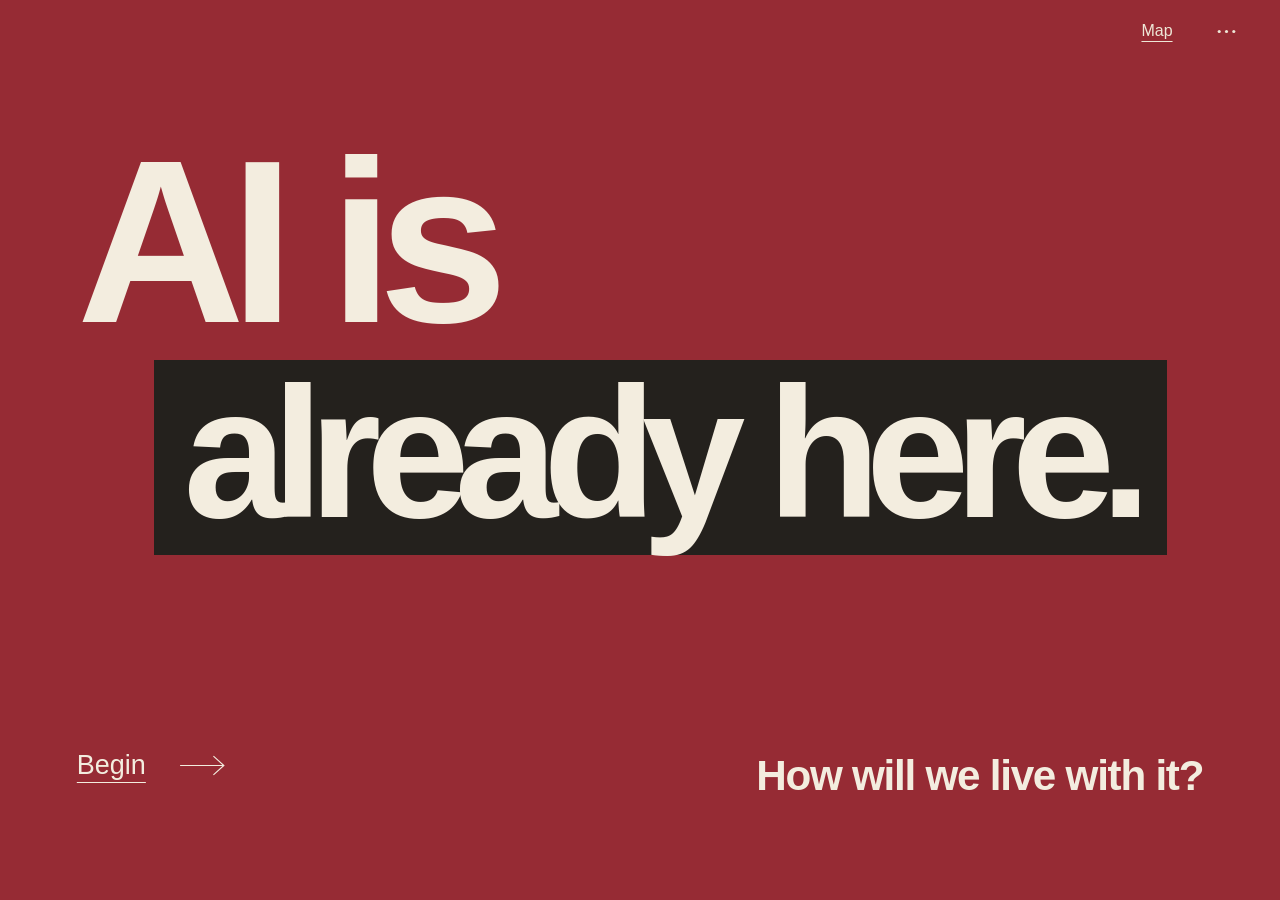
<file: index.html>
<!doctype html>
<html lang="en"><head><meta charset="utf-8"><meta name="viewport" content="width=device-width, initial-scale=1"><title>AI Is Already Here · A paper atlas</title><link rel="stylesheet" href="story/final.css"><link rel="stylesheet" href="story/v3.css"></head>
<body class="paper" data-scene="cover"><a class="skip-link" href="#presentation">Skip to presentation</a>
<header class="topbar"><button class="home-button" data-go="cover">AI is already here.</button><p id="chapter-label"></p><div class="header-tools"><button class="whole-story" data-map>Map</button><details class="options"><summary aria-label="Presentation options"><svg viewBox="0 0 24 24" aria-hidden="true"><circle cx="5" cy="12" r="1.5"/><circle cx="12" cy="12" r="1.5"/><circle cx="19" cy="12" r="1.5"/></svg></summary><div class="options-content"><button data-fullscreen>Full screen <kbd>F</kbd></button><button data-sources>Sources</button><p>Space / → &nbsp; Next<br>← &nbsp; Previous<br>M &nbsp; Map<br>Home &nbsp; Start again<br>End &nbsp; Closing<br>+ / − &nbsp; Zoom map<br>0 &nbsp; Fit map</p></div></details></div></header>
<main class="viewport" id="presentation" tabindex="-1" aria-label="Presentation canvas. Use Space to advance; M for the map."><div class="world"><div class="world-title" aria-hidden="true">AI is<br>already here.<span>History → Life → Work → Concerns</span></div><svg class="connections" viewBox="0 0 4520 2900" aria-hidden="true"><path d="M 1120 1030 C 1510 790 1590 300 2180 480"/><path d="M 3510 970 C 4160 1040 4170 1250 3520 1470"/><path d="M 2740 2130 C 2050 2620 2270 2580 1830 2290"/></svg><article class="story-node node-history" id="node-history" aria-label="Meeting AI"><div class="map-composition" aria-hidden="true"><span class="map-paint" aria-hidden="true">talk</span><img class="map-portrait" src="story/assets/sam-cutout.webp" alt=""><div class="map-words"><p><b class="map-order">01</b></p><h2>Meeting<br>AI.</h2></div></div><button class="region-entry" data-entry="history" aria-label="Explore Meeting AI"></button><p class="chapter-name">Meeting AI</p><p class="section-position"></p><section class="local-panel panel-history" data-panel="history" aria-label="Meeting AI. Why now?"><div class="portrait-scene"><span class="paint-word" aria-hidden="true">talk</span><span class="paper-scrap" aria-hidden="true"></span><img src="story/assets/sam-cutout.webp" alt="Sam Altman editorial illustration"><p class="portrait-credit">Sam Altman</p></div><div class="history-copy"><img class="brand openai" src="talk/assets/openai.svg" alt="OpenAI"><h2>Before ChatGPT.<br>After ChatGPT.</h2><div class="history-events"><p><strong>1956</strong><span>Researchers discuss AI.</span></p><p><strong>Later</strong><span>Face recognition.<br>Recommendations.</span></p><p><strong>Nov 2022</strong><span>ChatGPT brings conversation<br>to everyday users.</span></p></div><p class="takeaway">Easier to use.<br>Able to do more.</p><p class="definition">AI = artificial intelligence.</p></div></section></article>
<article class="story-node node-life" id="node-life" aria-label="Everyday life"><div class="map-composition" aria-hidden="true"><img class="map-life" src="story/assets/chiang-mai-collage.webp" alt=""><div class="map-words"><p><b class="map-order">02</b></p><h2>Everyday<br>life.</h2></div></div><button class="region-entry" data-entry="life" aria-label="Explore Everyday life"></button><p class="chapter-name">Everyday life</p><p class="section-position"></p><section class="local-panel panel-life" data-panel="life" aria-label="A day in Chiang Mai"><div class="life-heading"><h2>A day in<br>Chiang Mai.</h2></div><figure class="life-art"><img src="story/assets/chiang-mai-collage.webp" alt="Editorial collage of a phone translating a Thai menu in a Chiang Mai café"></figure><div class="life-examples"><article><h3>Read a Thai menu.</h3><p>Camera → translation</p><span class="product-name">Google Lens</span></article><article><h3>Practise a conversation.</h3><p>Speak with an AI partner.</p><span class="product-name">Lily · Duolingo Max</span></article><article><h3>Plan a trip.</h3><p>Research → compare → organise</p><span class="product-name">ChatGPT agent · WorkBuddy</span></article></div></section></article>
<article class="story-node node-work" id="node-work" aria-label="At work"><div class="map-composition" aria-hidden="true"><span class="map-code-mark" aria-hidden="true">&lt; / &gt;</span><img class="map-work" src="story/assets/work-collage.webp" alt=""><div class="map-words"><p><b class="map-order">03</b></p><h2>At work.</h2></div></div><button class="region-entry" data-entry="work" aria-label="Explore At work"></button><p class="chapter-name">At work</p><p class="section-position"></p><section class="local-panel panel-work-impact" data-panel="work.impact" aria-label="Some paid tasks are changing"><div class="impact-heading"><h2>Tasks are<br>changing.</h2><figure class="support-art"><img src="story/assets/customer-service-v3.webp" alt="Editorial collage of a customer-support worker, chat messages and a hand reviewing a reply"></figure></div><div class="impact-evidence"><article class="chat-evidence"><div class="company-heading"><img class="brand klarna" src="talk/assets/klarna.svg" alt="Klarna"><p>financial services company</p></div><div class="chat-number"><strong>62%</strong><p>of customer-service chats<br>handled by its AI assistant</p></div><div class="chat-matrix" role="img" aria-label="62 of 100 chat units highlighted"><i style="--order:0" class="filled"></i><i style="--order:1" class="filled"></i><i style="--order:2" class="filled"></i><i style="--order:3" class="filled"></i><i style="--order:4" class="filled"></i><i style="--order:5" class="filled"></i><i style="--order:6" class="filled"></i><i style="--order:7" class="filled"></i><i style="--order:8" class="filled"></i><i style="--order:9" class="filled"></i><i style="--order:10" class="filled"></i><i style="--order:11" class="filled"></i><i style="--order:12" class="filled"></i><i style="--order:13" class="filled"></i><i style="--order:14" class="filled"></i><i style="--order:15" class="filled"></i><i style="--order:16" class="filled"></i><i style="--order:17" class="filled"></i><i style="--order:18" class="filled"></i><i style="--order:19" class="filled"></i><i style="--order:20" class="filled"></i><i style="--order:21" class="filled"></i><i style="--order:22" class="filled"></i><i style="--order:23" class="filled"></i><i style="--order:24" class="filled"></i><i style="--order:25" class="filled"></i><i style="--order:26" class="filled"></i><i style="--order:27" class="filled"></i><i style="--order:28" class="filled"></i><i style="--order:29" class="filled"></i><i style="--order:30" class="filled"></i><i style="--order:31" class="filled"></i><i style="--order:32" class="filled"></i><i style="--order:33" class="filled"></i><i style="--order:34" class="filled"></i><i style="--order:35" class="filled"></i><i style="--order:36" class="filled"></i><i style="--order:37" class="filled"></i><i style="--order:38" class="filled"></i><i style="--order:39" class="filled"></i><i style="--order:40" class="filled"></i><i style="--order:41" class="filled"></i><i style="--order:42" class="filled"></i><i style="--order:43" class="filled"></i><i style="--order:44" class="filled"></i><i style="--order:45" class="filled"></i><i style="--order:46" class="filled"></i><i style="--order:47" class="filled"></i><i style="--order:48" class="filled"></i><i style="--order:49" class="filled"></i><i style="--order:50" class="filled"></i><i style="--order:51" class="filled"></i><i style="--order:52" class="filled"></i><i style="--order:53" class="filled"></i><i style="--order:54" class="filled"></i><i style="--order:55" class="filled"></i><i style="--order:56" class="filled"></i><i style="--order:57" class="filled"></i><i style="--order:58" class="filled"></i><i style="--order:59" class="filled"></i><i style="--order:60" class="filled"></i><i style="--order:61" class="filled"></i><i style="--order:62" class=""></i><i style="--order:63" class=""></i><i style="--order:64" class=""></i><i style="--order:65" class=""></i><i style="--order:66" class=""></i><i style="--order:67" class=""></i><i style="--order:68" class=""></i><i style="--order:69" class=""></i><i style="--order:70" class=""></i><i style="--order:71" class=""></i><i style="--order:72" class=""></i><i style="--order:73" class=""></i><i style="--order:74" class=""></i><i style="--order:75" class=""></i><i style="--order:76" class=""></i><i style="--order:77" class=""></i><i style="--order:78" class=""></i><i style="--order:79" class=""></i><i style="--order:80" class=""></i><i style="--order:81" class=""></i><i style="--order:82" class=""></i><i style="--order:83" class=""></i><i style="--order:84" class=""></i><i style="--order:85" class=""></i><i style="--order:86" class=""></i><i style="--order:87" class=""></i><i style="--order:88" class=""></i><i style="--order:89" class=""></i><i style="--order:90" class=""></i><i style="--order:91" class=""></i><i style="--order:92" class=""></i><i style="--order:93" class=""></i><i style="--order:94" class=""></i><i style="--order:95" class=""></i><i style="--order:96" class=""></i><i style="--order:97" class=""></i><i style="--order:98" class=""></i><i style="--order:99" class=""></i></div></article><article class="freelance-evidence"><h3>Freelance projects</h3><div class="demand-tags"><span>Writing</span><span>Coding</span><span>Images</span><strong aria-label="fewer job posts">↓</strong></div><p>Fewer job posts on one platform.</p></article></div></section><section class="local-panel panel-work-agents" data-panel="work.agents" aria-label="From answers to actions" hidden><div class="agent-heading"><h2>From answers<br>to actions.</h2><p class="lead">A product campaign.</p></div><figure class="campaign-art"><img src="story/assets/product-campaign-v3.webp" alt="Editorial coffee product campaign workspace with product mockups and a person reviewing them"></figure><div class="agent-flow"><article><span class="flow-line" aria-hidden="true"></span><h3>Research</h3><p>Compare competitors.</p></article><article><span class="flow-line" aria-hidden="true"></span><h3>Create</h3><p>Pictures + ad copy</p></article><article><h3>Review</h3><p>A person checks<br>and approves.</p></article></div><p class="agent-conclusion">A small team can do more.</p></section><section class="local-panel panel-work-programmers" data-panel="work.programmers" aria-label="The speed of change" hidden><div class="programmer-copy"><h2>The speed<br>of change.</h2><div class="tool-lines"><article><img class="brand openai" src="talk/assets/openai.svg" alt="OpenAI"><h3>Codex</h3><p>Write. Check. Fix.</p></article><article><img class="brand alibaba" src="talk/assets/alibaba.webp" alt="Alibaba"><p>Office + coding agents</p></article></div><p class="takeaway">Guide the tools.<br>Review the work.</p></div><div class="code-timeline"><img class="brand google" src="design-demos/assets/google.webp" alt="Google"><h3>AI-generated share of new code</h3><div class="code-scale" aria-hidden="true"><span>0%</span><span>50%</span><span>100%</span></div><div class="code-years"><article><p>2024</p><div class="code-track-v3"><div class="static-bar" style="--share:25%"></div></div><strong>&gt;25%</strong></article><article><p>2025</p><div class="code-track-v3"><div class="static-bar" style="--share:50%"></div></div><strong>≈50%</strong></article><article><p>2026</p><div class="code-track-v3"><div class="static-bar" style="--share:75%"></div></div><strong>75%</strong></article></div><p class="takeaway">Engineers still approve.</p></div></section></article>
<article class="story-node node-concerns" id="node-concerns" aria-label="Our concerns"><div class="map-composition" aria-hidden="true"><img class="map-energy" src="story/assets/energy.webp" alt=""><span class="map-question" aria-hidden="true">?</span><div class="map-words"><p><b class="map-order">04</b></p><h2>Our<br>concerns.</h2></div></div><button class="region-entry" data-entry="concerns" aria-label="Explore Our concerns"></button><p class="chapter-name">Our concerns</p><p class="section-position"></p><section class="local-panel panel-concerns-knowledge" data-panel="concerns.knowledge" aria-label="Who checks the answer?"><div class="math-simple-title"><h2>AI does research.<br>Who checks it?</h2></div><div class="math-output"><img class="brand openai" src="talk/assets/openai.svg" alt="OpenAI"><strong>721</strong><p>mathematical manuscripts</p><p class="math-status">Research claims.<br>Still need checking.</p></div><svg class="math-handoff" viewBox="0 0 200 70" aria-hidden="true"><path d="M5 35h175M155 10l25 25-25 25"/></svg><figure class="math-review-art"><img src="story/assets/math-research-v3.webp" alt="A magnifying glass and a human hand checking mathematical manuscripts"></figure><div class="math-actions"><p>Check.</p><p>Understand.</p><p>Give credit.</p></div></section><section class="local-panel panel-concerns-people" data-panel="concerns.people" aria-label="Our identity. Our information." hidden><h2>Our identity.<br>Our information.</h2><div class="people-columns"><article><figure><img src="story/assets/ethics.webp" alt="Editorial fictional person's face in an impersonation scenario"></figure><div><p class="topic-label">Ethics</p><h3>“I never said that.”</h3><p>Your face. Your voice.<br>Without permission?</p><p class="takeaway">Consent. Harm.<br>Responsibility.</p></div></article><article><figure><img src="story/assets/privacy.webp" alt="Editorial collage of private files, a letter and a key"></figure><div><p class="topic-label">Privacy</p><h3>What can it<br>read and do?</h3><p>Emails. Company files.<br>Actions on your behalf.</p><p class="takeaway">We decide the limits.</p></div></article></div></section><section class="local-panel panel-concerns-physical" data-panel="concerns.physical" aria-label="Who benefits? Who pays?" hidden><div class="physical-heading"><h2>Who benefits?<br>Who pays?</h2></div><figure class="physical-art"><img src="story/assets/energy.webp" alt="Editorial data-centre servers, electricity cables and cooling pipes"></figure><div class="physical-data"><article class="energy-evidence"><h3>All data centres: electricity use</h3><div class="demand-row"><span><b>2025</b>Estimate</span><i style="--demand:51.05%"></i><strong>485 <small>TWh</small></strong></div><div class="demand-row projected"><span><b>2030</b>Projection</span><i style="--demand:100%"></i><strong>950 <small>TWh</small></strong></div></article><article class="local-evidence"><strong>About 7 in 10</strong><div class="people-pictogram" role="img" aria-label="About seven in ten US adults surveyed opposed a local AI data centre"><svg style="--order:0" class="opposed" viewBox="0 0 30 74" aria-hidden="true"><circle cx="15" cy="9" r="7"/><path d="M6 22h18l4 26h-7v24H9V48H2z"/></svg><svg style="--order:1" class="opposed" viewBox="0 0 30 74" aria-hidden="true"><circle cx="15" cy="9" r="7"/><path d="M6 22h18l4 26h-7v24H9V48H2z"/></svg><svg style="--order:2" class="opposed" viewBox="0 0 30 74" aria-hidden="true"><circle cx="15" cy="9" r="7"/><path d="M6 22h18l4 26h-7v24H9V48H2z"/></svg><svg style="--order:3" class="opposed" viewBox="0 0 30 74" aria-hidden="true"><circle cx="15" cy="9" r="7"/><path d="M6 22h18l4 26h-7v24H9V48H2z"/></svg><svg style="--order:4" class="opposed" viewBox="0 0 30 74" aria-hidden="true"><circle cx="15" cy="9" r="7"/><path d="M6 22h18l4 26h-7v24H9V48H2z"/></svg><svg style="--order:5" class="opposed" viewBox="0 0 30 74" aria-hidden="true"><circle cx="15" cy="9" r="7"/><path d="M6 22h18l4 26h-7v24H9V48H2z"/></svg><svg style="--order:6" class="opposed" viewBox="0 0 30 74" aria-hidden="true"><circle cx="15" cy="9" r="7"/><path d="M6 22h18l4 26h-7v24H9V48H2z"/></svg><svg style="--order:7" class="other-response" viewBox="0 0 30 74" aria-hidden="true"><circle cx="15" cy="9" r="7"/><path d="M6 22h18l4 26h-7v24H9V48H2z"/></svg><svg style="--order:8" class="other-response" viewBox="0 0 30 74" aria-hidden="true"><circle cx="15" cy="9" r="7"/><path d="M6 22h18l4 26h-7v24H9V48H2z"/></svg><svg style="--order:9" class="other-response" viewBox="0 0 30 74" aria-hidden="true"><circle cx="15" cy="9" r="7"/><path d="M6 22h18l4 26h-7v24H9V48H2z"/></svg></div><p>Opposed an AI data centre<br>in their own area.</p><p class="survey-scope">U.S. adults · 2026</p></article><p class="physical-takeaway">Power. Water. Local costs.</p></div></section></article></div></main>
<div class="stage-layer">
<section class="stage cover-stage" data-stage="cover"><h1><span>AI is</span><strong>already here.</strong></h1><p class="cover-question">How will we live with it?</p><button class="begin-link" data-go="used"><span>Begin</span><svg viewBox="0 0 48 24" aria-hidden="true"><path d="M2 12h42M34 3l10 9-10 9"/></svg></button></section>
<section class="stage question-stage used-stage paper" data-stage="used" hidden><p class="question-intro">A show of hands.</p><h1>Have you<br>ever used AI?</h1><p class="question-support">Please raise your hand.</p></section>
<section class="stage question-stage trust-stage" data-stage="trust" hidden><p class="question-intro">Now, a harder question.</p><h1>Would you trust AI<br>to do part of<br>your job?</h1><div class="trust-perspective"><p>Different people’s perspectives.</p><p>Exciting. Worrying.<br>Sometimes both.</p></div></section>
<section class="stage closing-stage coexist-ending" data-stage="closing" hidden><p class="ending-premise">Like it or not, AI is already here.</p><h1>Live better.<br>With AI.</h1><figure class="ending-window paper"><img src="story/assets/chiang-mai-collage.webp" alt="A Chiang Mai café scene with a phone, menu and coffee, recalling AI in everyday life"></figure><div class="ending-actions"><p>Get to know it.</p><p>Use it well.</p><p>Face the risks.</p></div><p class="thank-you">Thank you.</p></section>
</div>
<footer class="navigation"><div class="route-context"><p id="route-label" aria-live="polite">Ready to begin</p><p class="map-hint" hidden>Choose a chapter. Drag to explore. Scroll to zoom.</p></div><div class="nav-progress" role="progressbar" aria-label="Presentation progress" aria-valuemin="1" aria-valuemax="13" aria-valuenow="1"><span></span></div><div class="edge-navigation"><button data-back aria-label="Previous part of the talk"><svg viewBox="0 0 48 24" aria-hidden="true"><path d="M2 12h42M34 3l10 9-10 9"/></svg></button><output id="route-count" aria-label="Presentation position">01 / 13</output><button data-next aria-label="Next part of the talk"><svg viewBox="0 0 48 24" aria-hidden="true"><path d="M2 12h42M34 3l10 9-10 9"/></svg></button></div></footer>
<dialog id="sources-dialog"><button class="dialog-close" data-close-sources>Close</button><h2>Sources and illustrations</h2><p>Data labels describe the original measure and period. Illustrations are prepared editorial images.</p><ul id="source-links"></ul><p>Sam Altman’s portrait was edited from the supplied illustration. The life, work, ethics, privacy, energy, customer-service, product-campaign and mathematical-review collages were AI-generated. Source clippings are labelled summaries recreated from linked primary sources, not screenshots. The ethics scenario and permissions are prepared examples.</p></dialog>
<script type="application/json" id="story-data">{"routes": [{"id": "cover", "title": "AI is already here.", "time": "00:00–00:00", "seconds": 0, "cue": "讲前标题。准备好后按空格，或点击 Begin。", "pdf": 1}, {"id": "used", "title": "Have you ever used AI?", "time": "00:00–00:15", "seconds": 15, "cue": "独立举手问题，等约 5 秒；按空格进入信任问题。", "pdf": 2}, {"id": "trust", "title": "Would you trust AI with your work?", "time": "00:15–00:50", "seconds": 35, "cue": "独立信任问题；停约 3 秒，再讲前程序员视角和兴奋与担忧。", "pdf": 3}, {"id": "map", "title": "Today’s route", "time": "00:50–01:00", "seconds": 10, "cue": "Map 是正常讲述中的目录。用四个编号说明历史、生活、工作、担忧的逻辑，再按空格进入历史。", "pdf": 4}, {"id": "history", "title": "Meeting AI. Why now?", "time": "01:00–02:05", "seconds": 65, "cue": "沿 1956、手机里的 AI、2022 ChatGPT 讲述，讲完后按空格。", "pdf": 5}, {"id": "life", "title": "A day in Chiang Mai", "time": "02:05–03:20", "seconds": 75, "cue": "菜单翻译、Lily 口语练习、旅行规划同屏，按口语稿依次讲，不用切换标签。", "pdf": 6}, {"id": "work.impact", "title": "Some paid tasks are changing", "time": "03:20–04:25", "seconds": 65, "cue": "先指向客服聊天比例，再讲自由职业项目变化。保留统计口径区别。", "pdf": 7}, {"id": "work.agents", "title": "From answers to actions", "time": "04:25–04:55", "seconds": 30, "cue": "Research、Create、Review 完整同屏。沿流程讲到人的审核，不需要额外揭示。", "pdf": 8}, {"id": "work.programmers", "title": "The speed of change", "time": "04:55–06:35", "seconds": 100, "cue": "先讲 Codex，再讲两年前／现在的速度对比；最后指向 Google 数据，停约 3 秒，再回扣信任问题。", "pdf": 9}, {"id": "concerns.knowledge", "title": "Who checks the answer?", "time": "06:35–08:05", "seconds": 90, "cue": "用 OpenAI 的 721 篇数学手稿说明研究产出，再沿箭头与核查插画讲 Check、Understand、Give credit。完整出处与数字快照见 Sources。", "pdf": 10}, {"id": "concerns.people", "title": "Our identity. Our information.", "time": "08:05–09:10", "seconds": 65, "cue": "用 Ethics 与 Privacy 两个插画场景分别讲冒充与权限；投影只保留关键词。", "pdf": 11}, {"id": "concerns.physical", "title": "Who benefits? Who pays?", "time": "09:10–10:20", "seconds": 70, "cue": "先讲能源柱形的估算与预测，再讲十个人形中约七个反对本地建设；灰色包含所有其余回答。", "pdf": 12}, {"id": "closing", "title": "Live better. With AI.", "time": "10:20–12:00", "seconds": 100, "cue": "约 1 分 40 秒。AI 已在这里 → 互联网类比 → 新一轮变化 → 不论态度先了解；用屏幕三句收束：了解、用好、正视问题。讲完停留在 Thank you。", "pdf": 13}], "sourceLinks": [{"label": "Dartmouth：研究会议历史", "url": "https://admissions.dartmouth.edu/follow/3d-magazine/dartmouth-and-dawn-ai"}, {"label": "OpenAI：ChatGPT 于 2022-11-30 发布", "url": "https://openai.com/index/chatgpt/"}, {"label": "Google Lens 官方功能介绍", "url": "https://blog.google/products-and-platforms/devices/google-lens/google-lens-features/"}, {"label": "Duolingo：Video Call with Lily", "url": "https://investors.duolingo.com/news-releases/news-release-details/duolingo-launches-ai-powered-video-call-android"}, {"label": "OpenAI：ChatGPT agent 2025 年发布说明", "url": "https://openai.com/index/introducing-chatgpt-agent/"}, {"label": "OpenAI：Codex 2025 年发布说明", "url": "https://openai.com/index/introducing-codex/"}, {"label": "Google：2024 年第三季度 CEO 说明", "url": "https://blog.google/company-news/inside-google/message-ceo/alphabet-earnings-q3-2024/"}, {"label": "Google：2026-04 Cloud Next CEO 说明", "url": "https://blog.google/innovation-and-ai/infrastructure-and-cloud/google-cloud/cloud-next-2026-sundar-pichai/"}, {"label": "Stack Overflow：2025 开发者调查，含 2024 对比", "url": "https://survey.stackoverflow.co/2025/ai"}, {"label": "Stack Overflow：2026 信任问题数据", "url": "https://survey.stackoverflow.co/2026/ai/data/ai-trust"}, {"label": "Who Is AI Replacing? 正式论文", "url": "https://doi.org/10.1287/mnsc.2024.05420"}, {"label": "作者工作稿摘要", "url": "https://questromworld.bu.edu/platformstrategy/wp-content/uploads/sites/49/2024/06/PlatStrat2024_paper_119.pdf"}, {"label": "IZA：初级软件岗位工作论文，2026-06", "url": "https://www.iza.org/de/publications/dp/18723"}, {"label": "Klarna：2025-03 SEC 招股文件，回顾 2024 年", "url": "https://www.sec.gov/Archives/edgar/data/2003292/000162828025012824/klarnagroupplcf-1.htm"}, {"label": "Alibaba：2026-05 公司业务披露", "url": "https://www.alibabagroup.com/en-US/document-1991364841188622336"}, {"label": "Google Cloud：2026-02 内部业务案例", "url": "https://cloud.google.com/transform/scaling-ai-from-experimentation-to-enterprise-reality-google"}, {"label": "OpenAI：2026-10 数学成果发布", "url": "https://openai.com/index/sharing-ai-progress-in-mathematics/"}, {"label": "Francesco Maggi：Tao 博客上的客座文章，2026-10-18", "url": "https://terrytao.wordpress.com/2026/10/18/will-it-be-a-golden-age-or-a-dark-age-for-mathematics-and-science/"}, {"label": "IEA：Key Questions on Energy and AI，2026", "url": "https://www.iea.org/reports/key-questions-on-energy-and-ai/executive-summary"}, {"label": "Gallup：美国本地 AI 数据中心建设态度，2026-05", "url": "https://news.gallup.com/poll/709772/americans-oppose-local-ai-data-centers.aspx"}, {"label": "Y Combinator 官方 YouTube：Karpathy 演讲", "url": "https://www.youtube.com/watch?v=LCEmiRjPEtQ"}, {"label": "McKinsey：2025 年 AI 与 Agent 调查", "url": "https://www.mckinsey.com/capabilities/quantumblack/our-insights/the-state-of-ai-2025"}, {"label": "Tencent：WorkBuddy 的跨应用工作流程", "url": "https://www.tencent.com/you-work-across-six-apps-your-ai-should-too/"}, {"label": "WorkBuddy 官方产品页", "url": "https://www.workbuddy.ai/"}, {"label": "OpenAI 官方数学仓库：目录、成果分组与验证状态，2026-11-11 核对", "url": "https://github.com/openai/math/blob/main/README.md"}, {"label": "OpenAI 官方数学仓库：10 月 7 日撤稿及 10 月 26 日新增记录", "url": "https://github.com/openai/math/blob/main/history.md"}, {"label": "Álvaro Lozano-Robledo：What should we tell our students?，Tao 博客客座文章，2026-10-08", "url": "https://terrytao.wordpress.com/2026/10/08/what-should-we-tell-our-students/"}], "chapters": [{"id": "history", "title": "Meeting AI", "routes": ["history"]}, {"id": "life", "title": "Everyday life", "routes": ["life"]}, {"id": "work", "title": "At work", "routes": ["work.impact", "work.agents", "work.programmers"]}, {"id": "concerns", "title": "Our concerns", "routes": ["concerns.knowledge", "concerns.people", "concerns.physical"]}]}</script>
<script src="story/app.js"></script></body></html>
</file>
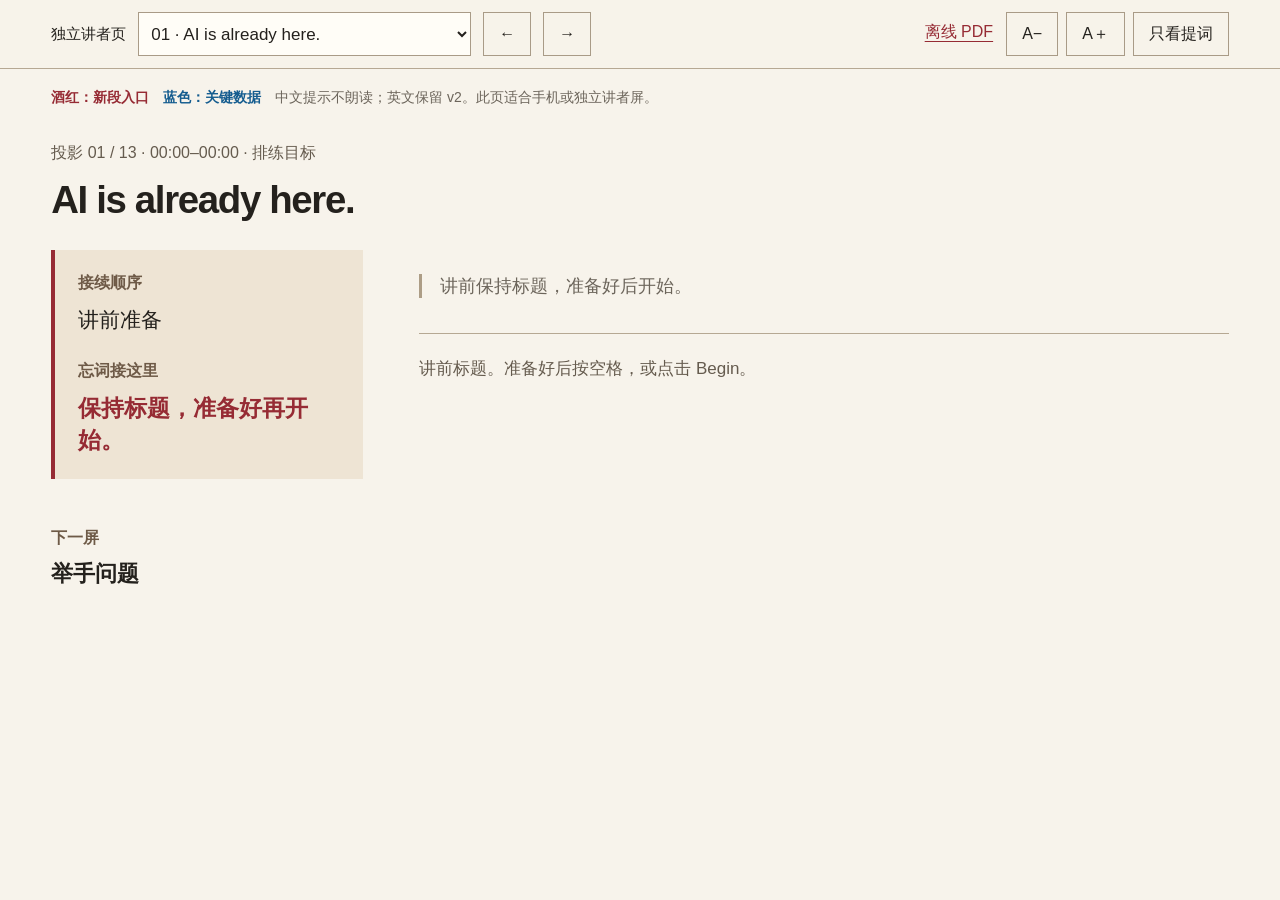
<file: notes.html>
<!doctype html><html lang="zh-CN"><head><meta charset="utf-8"><meta name="viewport" content="width=device-width,initial-scale=1"><title>AI 演讲 · 上台提词</title><style>
:root{font-family:"Helvetica Neue",Arial,"PingFang SC",sans-serif;--wine:#962b34;--blue:#145c8f;--size:27px;color:#24211d;background:#f7f3eb}*{box-sizing:border-box}body{margin:0}button,select{font:inherit;color:inherit;min-height:44px}button{background:transparent;border:1px solid #a99b87;padding:7px 15px;cursor:pointer}button:focus-visible,a:focus-visible,select:focus-visible{outline:3px solid var(--blue);outline-offset:3px}[hidden]{display:none!important}.controls{position:sticky;top:0;z-index:20;background:#f7f3bf;border-bottom:1px solid #b6a893;display:flex;align-items:center;gap:12px;padding:12px 4vw;flex-wrap:wrap;background:#f7f3ebf7}.controls label{font-size:15px}.controls select{max-width:380px;font-size:17px;background:#fffdf7;border:1px solid #a99b87;padding:8px}.controls .font-controls{margin-left:auto;display:flex;gap:8px}.controls button{font-size:16px}.speaker-page{max-width:1440px;margin:0 auto;padding:36px 4vw 80px}.page-heading p{font-size:16px;color:#655b4e;margin:0 0 16px}.page-heading h1{font-size:clamp(30px,3vw,48px);line-height:1.05;letter-spacing:-.035em;margin:0 0 30px}.speaker-layout{display:grid;grid-template-columns:320px minmax(0,1fr);gap:48px}aside{align-self:start;position:sticky;top:95px;max-height:calc(100svh - 120px);overflow:auto;padding-right:8px}h2{font-size:16px;margin:0 0 10px;color:#6e5a47}.recovery{padding:23px;background:#eee4d4;border-left:4px solid var(--wine)}.recovery p{font-size:21px;line-height:1.5;margin:0 0 25px}.recovery>strong{font-size:23px;line-height:1.4;color:var(--wine);display:block}.jump-links{display:grid;gap:0;margin-top:24px}.jump-links a{text-decoration:none;color:inherit;padding:15px 0;border-bottom:1px solid #d6cbbb}.jump-links a:hover strong{text-decoration:underline}.jump-links span{display:block;font-size:14px;color:var(--wine);margin-bottom:7px}.jump-links strong{font-size:18px;line-height:1.35;display:block}.next-cue{margin-top:25px}.next-cue p{font-size:22px;font-weight:650;margin:0}.speech-segment{scroll-margin-top:105px;margin-bottom:34px}.segment-label{font-size:15px;color:var(--wine);font-weight:650;letter-spacing:.025em;margin:0 0 9px}.speech-text{font-size:var(--size);line-height:1.65;margin:0;max-width:65ch}.speech-text .entry{color:var(--wine);font-weight:750}.speech-text .key{color:var(--blue);font-weight:750;background:#145c8f0c;box-decoration-break:clone}.pause{font-size:18px;color:#6c655b;border-left:3px solid #ad9d86;padding-left:18px;margin:24px 0}.operation{font-size:17px;line-height:1.5;padding-top:22px;border-top:1px solid #b6a893;margin-top:35px;color:#655b4e}.legend{font-size:14px;color:#6c655b;max-width:1440px;margin:20px auto 0;padding:0 4vw}.legend b:first-child{color:var(--wine)}.legend b:last-child{color:var(--blue)}body.cues-only article{display:none}body.cues-only .speaker-layout{display:block}body.cues-only aside{position:static;max-height:none;width:100%;overflow:visible}body.cues-only .jump-links{grid-template-columns:repeat(2,minmax(0,1fr));gap:0 36px}body.cues-only .recovery p{font-size:27px}body.cues-only .recovery>strong{font-size:32px}
@media(max-width:850px){.controls{padding:10px 15px;gap:8px}.controls label{display:none}.controls select{max-width:calc(100vw - 135px);font-size:15px}.controls .font-controls{margin-left:0}.speaker-page{padding:25px 20px 70px}.speaker-layout{grid-template-columns:1fr;gap:30px}aside{position:static;max-height:none;overflow:visible;padding:0}.jump-links{display:none}.speaker-layout .recovery p{font-size:22px}.recovery>strong{font-size:25px}.speech-text{font-size:var(--size);line-height:1.6}.legend{padding:0 20px}.page-heading h1{font-size:35px}.next-cue{display:none}body.cues-only .jump-links{display:grid;grid-template-columns:1fr}body.cues-only .next-cue{display:block}}
@media(prefers-reduced-motion:reduce){*{scroll-behavior:auto!important}}@media print{.controls,.legend{display:none}.speaker-page[hidden]{display:block!important}.speaker-page{break-after:page;padding:0;max-width:none}.speaker-layout{display:block}.speaker-layout aside{position:static;max-height:none}.jump-links,.next-cue{display:none}.recovery{margin-bottom:25px}.speech-text{font-size:18px;line-height:1.5}.speech-segment{break-inside:avoid}.page-heading h1{font-size:29px}@page{size:A4;margin:15mm}}
.pdf-download{font-size:16px;color:#962b34;padding:10px 5px;text-underline-offset:4px;white-space:nowrap}@media print{.pdf-download{display:none}}@media screen and (max-width:850px){.controls{display:grid;grid-template-columns:minmax(0,1fr) 44px 44px;gap:8px}.controls select{width:100%;max-width:100%;min-width:0}.controls .font-controls{grid-column:1/-1;display:flex;justify-content:space-between}.controls>button{padding:7px 0}}@media print{.controls{display:none}}</style></head><body><div class="controls"><label for="page-select">独立讲者页</label><select id="page-select" aria-label="跳到投影页"><option value="0">01 · AI is already here.</option><option value="1">02 · Have you ever used AI?</option><option value="2">03 · Would you trust AI with your work?</option><option value="3">04 · Today’s route</option><option value="4">05 · Meeting AI. Why now?</option><option value="5">06 · A day in Chiang Mai</option><option value="6">07 · Some paid tasks are changing</option><option value="7">08 · From answers to actions</option><option value="8">09 · The speed of change</option><option value="9">10 · Who checks the answer?</option><option value="10">11 · Our identity. Our information.</option><option value="11">12 · Who benefits? Who pays?</option><option value="12">13 · Live better. With AI.</option></select><button id="previous" aria-label="上一屏">←</button><button id="next" aria-label="下一屏">→</button><div class="font-controls"><a class="pdf-download" href="phone-notes.pdf" target="_blank" rel="noopener">离线 PDF</a><button id="smaller" aria-label="减小字号">A−</button><button id="larger" aria-label="增大字号">A＋</button><button id="cue-mode" aria-pressed="false">只看提词</button></div></div><p class="legend"><b>酒红：新段入口</b>　<b>蓝色：关键数据</b>　中文提示不朗读；英文保留 v2。此页适合手机或独立讲者屏。</p><section class="speaker-page" data-page="0" ><header class="page-heading"><p>投影 01 / 13 · 00:00–00:00 · 排练目标</p><h1>AI is already here.</h1></header><div class="speaker-layout"><aside><div class="recovery"><h2>接续顺序</h2><p>讲前准备</p><h2>忘词接这里</h2><strong>保持标题，准备好再开始。</strong></div><nav class="jump-links" aria-label="本页段落"></nav><div class="next-cue"><h2>下一屏</h2><p>举手问题</p></div></aside><article aria-label="英文口语稿"><p class="pause">讲前保持标题，准备好后开始。</p><p class="operation">讲前标题。准备好后按空格，或点击 Begin。</p></article></div></section><section class="speaker-page" data-page="1" hidden><header class="page-heading"><p>投影 02 / 13 · 00:00–00:15 · 排练目标</p><h1>Have you ever used AI?</h1></header><div class="speaker-layout"><aside><div class="recovery"><h2>接续顺序</h2><p>举手 → 看听众 → 第二问</p><h2>忘词接这里</h2><strong>Please raise your hand</strong></div><nav class="jump-links" aria-label="本页段落"><a href="#speech-2-0"><span>本段接续</span><strong>Please raise your hand if you have ever…</strong></a></nav><div class="next-cue"><h2>下一屏</h2><p>信任问题</p></div></aside><article aria-label="英文口语稿"><div class="speech-segment" id="speech-2-0"><p class="speech-text"><strong class="entry">Please raise your hand if you have ever used AI.</strong></p></div><p class="pause">[等约 5 秒，观察举手。]</p><p class="operation">独立举手问题，等约 5 秒；按空格进入信任问题。</p></article></div></section><section class="speaker-page" data-page="2" hidden><header class="page-heading"><p>投影 03 / 13 · 00:15–00:50 · 排练目标</p><h1>Would you trust AI with your work?</h1></header><div class="speaker-layout"><aside><div class="recovery"><h2>接续顺序</h2><p>信任问题 → 我做过程序员 → 兴奋与担心</p><h2>忘词接这里</h2><strong>People may have different answers.</strong></div><nav class="jump-links" aria-label="本页段落"><a href="#speech-3-0"><span>本段接续</span><strong>Thank you. Now another question: would you trust…</strong></a><a href="#speech-3-2"><span>本段接续</span><strong>People may have different answers. I used to…</strong></a><a href="#speech-3-3"><span>本段接续</span><strong>So AI, for some people, it is exciting.…</strong></a></nav><div class="next-cue"><h2>下一屏</h2><p>Map 目录</p></div></aside><article aria-label="英文口语稿"><div class="speech-segment" id="speech-3-0"><p class="speech-text"><strong class="entry">Thank you. Now another question: would you trust AI to do part of your job?</strong></p></div><p class="pause">[停约 3 秒，不要求回答。]</p><div class="speech-segment" id="speech-3-2"><p class="speech-text"><strong class="entry">People may have different answers.</strong> I used to work as a programmer, so this question feels personal. AI has already changed the way programmers work.</p></div><div class="speech-segment" id="speech-3-3"><p class="speech-text"><strong class="entry">So AI, for some people, it is exciting.</strong> For others, it is worrying. Sometimes, it is both.</p></div><p class="operation">独立信任问题；停约 3 秒，再讲前程序员视角和兴奋与担忧。</p></article></div></section><section class="speaker-page" data-page="3" hidden><header class="page-heading"><p>投影 04 / 13 · 00:50–01:00 · 排练目标</p><h1>Today’s route</h1></header><div class="speaker-layout"><aside><div class="recovery"><h2>接续顺序</h2><p>历史 → 生活 → 工作 → 担忧</p><h2>忘词接这里</h2><strong>Today, let&#x27;s look</strong></div><nav class="jump-links" aria-label="本页段落"><a href="#speech-4-0"><span>本段接续</span><strong>Today, let&#x27;s look at how AI is changing…</strong></a></nav><div class="next-cue"><h2>下一屏</h2><p>AI 历史</p></div></aside><article aria-label="英文口语稿"><div class="speech-segment" id="speech-4-0"><p class="speech-text"><strong class="entry">Today, let&#x27;s look at how AI is changing our lives and work.</strong> Then we can discuss what worries us about its future.</p></div><p class="operation">Map 是正常讲述中的目录。用四个编号说明历史、生活、工作、担忧的逻辑，再按空格进入历史。</p></article></div></section><section class="speaker-page" data-page="4" hidden><header class="page-heading"><p>投影 05 / 13 · 01:00–02:05 · 排练目标</p><h1>Meeting AI. Why now?</h1></header><div class="speaker-layout"><aside><div class="recovery"><h2>接续顺序</h2><p>1956 → 手机里的 AI → 2022 ChatGPT → 为什么热门</p><h2>忘词接这里</h2><strong>Then came a big boom.</strong></div><nav class="jump-links" aria-label="本页段落"><a href="#speech-5-0"><span>本段接续</span><strong>First, a little history. AI stands for artificial…</strong></a><a href="#speech-5-1"><span>本段接续</span><strong>Then came a big boom.The companyy OpenAI released…</strong></a><a href="#speech-5-2"><span>本段接续</span><strong>Since then, AI tools have become more capable.…</strong></a></nav><div class="next-cue"><h2>下一屏</h2><p>清迈生活</p></div></aside><article aria-label="英文口语稿"><div class="speech-segment" id="speech-5-0"><p class="speech-text"><strong class="entry">First, a little history.</strong> AI stands for artificial intelligence. It did not begin with ChatGPT or AlphaGo. Researchers were already discussing it in <strong class="key">nineteen fifty-six</strong>. Later, it appeared in facial recognition on our phones and online recommendations.</p></div><div class="speech-segment" id="speech-5-1"><p class="speech-text"><strong class="entry">Then came a big boom.</strong>The companyy OpenAI released ChatGPT-3.5 in <strong class="key">November twenty twenty-two</strong>. Suddenly, more people could talk directly to AI in everyday language.</p></div><div class="speech-segment" id="speech-5-2"><p class="speech-text"><strong class="entry">Since then, AI tools have become more capable.</strong> They can work with pictures and help finish complex tasks. So that&#x27;s why AI become such a hot topic now? It is easier to use, and it can do more of the things we do every day.</p></div><p class="operation">沿 1956、手机里的 AI、2022 ChatGPT 讲述，讲完后按空格。</p></article></div></section><section class="speaker-page" data-page="5" hidden><header class="page-heading"><p>投影 06 / 13 · 02:05–03:20 · 排练目标</p><h1>A day in Chiang Mai</h1></header><div class="speaker-layout"><aside><div class="recovery"><h2>接续顺序</h2><p>菜单翻译 → Lily 口语练习 → 旅行 Agent</p><h2>忘词接这里</h2><strong>Language practice is another example.</strong></div><nav class="jump-links" aria-label="本页段落"><a href="#speech-6-0"><span>本段接续</span><strong>Next, let&#x27;s bring this closer to our lives…</strong></a><a href="#speech-6-1"><span>本段接续</span><strong>Imagine you are in a restaurant with a…</strong></a><a href="#speech-6-2"><span>新例子｜口语练习</span><strong>Language practice is another example. Duolingo offers AI…</strong></a><a href="#speech-6-3"><span>新例子｜旅行规划</span><strong>And if you are preparing a trip, an…</strong></a></nav><div class="next-cue"><h2>下一屏</h2><p>工作变化</p></div></aside><article aria-label="英文口语稿"><div class="speech-segment" id="speech-6-0"><p class="speech-text"><strong class="entry">Next, let&#x27;s bring this closer to our lives in Chiang Mai.</strong></p></div><div class="speech-segment" id="speech-6-1"><p class="speech-text"><strong class="entry">Imagine you are in a restaurant with a Thai menu.</strong> You can open the camera. Then <strong class="key">Google Lens</strong> or some dictionary apps can help translate the text. Compared with looking up each word, this can save a lot of time.</p></div><div class="speech-segment" id="speech-6-2"><p class="segment-label">新例子｜口语练习</p><p class="speech-text"><strong class="entry">Language practice is another example.</strong> Duolingo offers AI conversations with a character called <strong class="key">Lily</strong>. It gives learners another way to simulate a real-life conversation. And on youtube and tiktok, there are also some videos of interesting or deep talk with ai.</p></div><div class="speech-segment" id="speech-6-3"><p class="segment-label">新例子｜旅行规划</p><p class="speech-text"><strong class="entry">And if you are preparing a trip, an assistant can help compare options and organize a plan.</strong> Agents like ChatGPT or workbuddy have also been designed to research information and create useful documents, rather than only reply with some sentences.</p></div><p class="operation">菜单翻译、Lily 口语练习、旅行规划同屏，按口语稿依次讲，不用切换标签。</p></article></div></section><section class="speaker-page" data-page="6" hidden><header class="page-heading"><p>投影 07 / 13 · 03:20–04:25 · 排练目标</p><h1>Some paid tasks are changing</h1></header><div class="speaker-layout"><aside><div class="recovery"><h2>接续顺序</h2><p>态度不同 → Klarna 客服 → 自由职业项目</p><h2>忘词接这里</h2><strong>Take customer service as an example.</strong></div><nav class="jump-links" aria-label="本页段落"><a href="#speech-7-0"><span>本段接续</span><strong>The third part, people may love ai because…</strong></a><a href="#speech-7-1"><span>新例子｜客服</span><strong>Take customer service as an example. In twenty…</strong></a><a href="#speech-7-2"><span>本段接续</span><strong>This shows that AI is already taking over…</strong></a><a href="#speech-7-3"><span>新例子｜自由职业</span><strong>Writing and design are affected too. A study…</strong></a></nav><div class="next-cue"><h2>下一屏</h2><p>Agent 定义</p></div></aside><article aria-label="英文口语稿"><div class="speech-segment" id="speech-7-0"><p class="speech-text"><strong class="entry">The third part, people may love ai because it helps thme finish work quikly and correctly.</strong> They can save money and time. some  people may support ai, because ai might steal their privacy or replace their jobs one day in the future.</p></div><div class="speech-segment" id="speech-7-1"><p class="segment-label">新例子｜客服</p><p class="speech-text"><strong class="entry">Take customer service as an example.</strong> In <strong class="key">twenty twenty-five</strong>, <strong class="key">Klarna</strong>, a financial services company, reported a major change. Its AI assistant handled around <strong class="key">sixty percent</strong> of its customer-service chats.</p></div><div class="speech-segment" id="speech-7-2"><p class="speech-text"><strong class="entry">This shows that AI is already taking over some tasks.</strong></p></div><div class="speech-segment" id="speech-7-3"><p class="segment-label">新例子｜自由职业</p><p class="speech-text"><strong class="entry">Writing and design are affected too.</strong> A study of one freelance platform found fewer job posts in some writing, coding and image-creation categories. For freelancers, fewer projects can mean less money.</p></div><p class="operation">先指向客服聊天比例，再讲自由职业项目变化。保留统计口径区别。</p></article></div></section><section class="speaker-page" data-page="7" hidden><header class="page-heading"><p>投影 08 / 13 · 04:25–04:55 · 排练目标</p><h1>From answers to actions</h1></header><div class="speaker-layout"><aside><div class="recovery"><h2>接续顺序</h2><p>记住需求 → 使用工具 → 分步完成任务</p><h2>忘词接这里</h2><strong>In simple terms,</strong></div><nav class="jump-links" aria-label="本页段落"><a href="#speech-8-0"><span>新概念｜Agent</span><strong>Another change is the rise of agents. In…</strong></a></nav><div class="next-cue"><h2>下一屏</h2><p>程序员与迭代速度</p></div></aside><article aria-label="英文口语稿"><div class="speech-segment" id="speech-8-0"><p class="segment-label">新概念｜Agent</p><p class="speech-text"><strong class="entry">Another change is the rise of agents.</strong> In simple terms, an agent can remerber who you are, what&#x27;s your job need, what&#x27;s  your like, then use tools to control your computer, use your app and take several steps towards a goal.</p></div><p class="operation">Research、Create、Review 完整同屏。沿流程讲到人的审核，不需要额外揭示。</p></article></div></section><section class="speaker-page" data-page="8" hidden><header class="page-heading"><p>投影 09 / 13 · 04:55–06:35 · 排练目标</p><h1>The speed of change</h1></header><div class="speaker-layout"><aside><div class="recovery"><h2>接续顺序</h2><p>Codex → 两年前／现在 → Google 25%／75% → 信任</p><h2>忘词接这里</h2><strong>What consistently amazes me</strong></div><nav class="jump-links" aria-label="本页段落"><a href="#speech-9-0"><span>转到我的工作｜程序员</span><strong>For programmers like me, Agents like Codex can…</strong></a><a href="#speech-9-1"><span>重点｜变化速度</span><strong>What consistently amazes me about AI is not…</strong></a><a href="#speech-9-2"><span>关键数据｜指向图表，读年份与比例</span><strong>And there is a survey of Google that…</strong></a><a href="#speech-9-4"><span>本段接续</span><strong>I knew these figures would be high, but…</strong></a><a href="#speech-9-5"><span>本段接续</span><strong>That brings us back to our opening question.…</strong></a></nav><div class="next-cue"><h2>下一屏</h2><p>四类担忧</p></div></aside><article aria-label="英文口语稿"><div class="speech-segment" id="speech-9-0"><p class="segment-label">转到我的工作｜程序员</p><p class="speech-text"><strong class="entry">For programmers like me, Agents like Codex can help write code, run checks and fix problems.</strong></p></div><div class="speech-segment" id="speech-9-1"><p class="segment-label">重点｜变化速度</p><p class="speech-text"><strong class="entry">What consistently amazes me about AI is not just its power, but the speed at which it evolves.</strong> <strong class="key">Two years ago</strong>, if someone had claimed to have built an application or a website using AI, most programmers would take it as a joke. <strong class="entry">Today, however,</strong> an increasing number of programmers barely write any code at all, relying entirely on AI to develop software. We trust Al&#x27;s work more and more.</p></div><div class="speech-segment" id="speech-9-2"><p class="segment-label">关键数据｜指向图表，读年份与比例</p><p class="speech-text"><strong class="entry">And there is a  survey of Google that AI generated more than a quarter of its new code in twenty twenty-four.</strong> By spring <strong class="key">twenty twenty-six</strong>, it reported <strong class="key">three quarters</strong>. Engineers still approved the code.</p></div><p class="pause">[停约 3 秒，让听众看 Google 数据。]</p><div class="speech-segment" id="speech-9-4"><p class="speech-text"><strong class="entry">I knew these figures would be high, but the results still surprised me.</strong></p></div><div class="speech-segment" id="speech-9-5"><p class="speech-text"><strong class="entry">That brings us back to our opening question.</strong> How much would you trust AI with your work?</p></div><p class="operation">先讲 Codex，再讲两年前／现在的速度对比；最后指向 Google 数据，停约 3 秒，再回扣信任问题。</p></article></div></section><section class="speaker-page" data-page="9" hidden><header class="page-heading"><p>投影 10 / 13 · 06:35–08:05 · 排练目标</p><h1>Who checks the answer?</h1></header><div class="speaker-layout"><aside><div class="recovery"><h2>接续顺序</h2><p>四类担忧 → 721 篇手稿 → 若确认的重要性 → 核查／贡献</p><h2>忘词接这里</h2><strong>In October twenty twenty-six,</strong></div><nav class="jump-links" aria-label="本页段落"><a href="#speech-10-0"><span>本段接续</span><strong>So far, we have seen what AI can…</strong></a><a href="#speech-10-1"><span>本段接续</span><strong>First, who checks the answers, and who gets…</strong></a><a href="#speech-10-2"><span>新案例｜数学研究</span><strong>In October twenty twenty-six, OpenAI released hundreds of…</strong></a><a href="#speech-10-3"><span>重点｜研究水平与条件</span><strong>These address open research problems. Some proposed results…</strong></a><a href="#speech-10-4"><span>本段接续</span><strong>Then the debate is not only about speed.…</strong></a><a href="#speech-10-5"><span>本段接续</span><strong>This matters outside mathematics too. Someone needs to…</strong></a></nav><div class="next-cue"><h2>下一屏</h2><p>伦理与隐私</p></div></aside><article aria-label="英文口语稿"><div class="speech-segment" id="speech-10-0"><p class="speech-text"><strong class="entry">So far, we have seen what AI can offer.</strong> Now let&#x27;s look at four concerns about its development.</p></div><div class="speech-segment" id="speech-10-1"><p class="speech-text"><strong class="entry">First, who checks the answers, and who gets the credit?</strong></p></div><div class="speech-segment" id="speech-10-2"><p class="segment-label">新案例｜数学研究</p><p class="speech-text"><strong class="entry">In October twenty twenty-six, OpenAI released hundreds of AI-produced mathematical research achievements.</strong> Its collection now contains <strong class="key">seven hundred and twenty-one</strong> manuscripts.</p></div><div class="speech-segment" id="speech-10-3"><p class="segment-label">重点｜研究水平与条件</p><p class="speech-text"><strong class="entry">These address open research problems.</strong> Some proposed results would be major breakthroughs <strong class="key">if confirmed</strong>. In that sense, they could go well beyond some <strong class="key">typical PhD projects</strong>.</p></div><div class="speech-segment" id="speech-10-4"><p class="speech-text"><strong class="entry">Then the debate is not only about speed.</strong> Who checks the work? Who receives credit? And can people understand what happens to human research?</p></div><div class="speech-segment" id="speech-10-5"><p class="speech-text"><strong class="entry">This matters outside mathematics too.</strong> Someone needs to check the answers and take responsibility.</p></div><p class="operation">用 OpenAI 的 721 篇数学手稿说明研究产出，再沿箭头与核查插画讲 Check、Understand、Give credit。完整出处与数字快照见 Sources。</p></article></div></section><section class="speaker-page" data-page="10" hidden><header class="page-heading"><p>投影 11 / 13 · 08:05–09:10 · 排练目标</p><h1>Our identity. Our information.</h1></header><div class="speaker-layout"><aside><div class="recovery"><h2>接续顺序</h2><p>第二：假视频与同意 → 第三：邮件、文件与权限</p><h2>忘词接这里</h2><strong>Third, what happens to our privacy?</strong></div><nav class="jump-links" aria-label="本页段落"><a href="#speech-11-0"><span>新担忧｜伦理</span><strong>Second, how could AI be misused?</strong></a><a href="#speech-11-1"><span>本段接续</span><strong>Imagine an AI-generated video of you saying something…</strong></a><a href="#speech-11-2"><span>本段接续</span><strong>Is it fair to use someone&#x27;s face or…</strong></a><a href="#speech-11-3"><span>新担忧｜隐私</span><strong>Third, what happens to our privacy?</strong></a><a href="#speech-11-4"><span>本段接续</span><strong>An agent may be more helpful if it…</strong></a></nav><div class="next-cue"><h2>下一屏</h2><p>能源与社区</p></div></aside><article aria-label="英文口语稿"><div class="speech-segment" id="speech-11-0"><p class="segment-label">新担忧｜伦理</p><p class="speech-text"><strong class="entry">Second, how could AI be misused?</strong></p></div><div class="speech-segment" id="speech-11-1"><p class="speech-text"><strong class="entry">Imagine an AI-generated video of you saying something you never said.</strong> Someone shares it as real. It could damage your reputation or mislead other people.</p></div><div class="speech-segment" id="speech-11-2"><p class="speech-text"><strong class="entry">Is it fair to use someone&#x27;s face or voice without permission?</strong> Who is responsible for the harm? These are ethical questions we need to discuss.</p></div><div class="speech-segment" id="speech-11-3"><p class="segment-label">新担忧｜隐私</p><p class="speech-text"><strong class="entry">Third, what happens to our privacy?</strong></p></div><div class="speech-segment" id="speech-11-4"><p class="speech-text"><strong class="entry">An agent may be more helpful if it can read our emails or company files.</strong> At the same time, we are sharing private information. We need to decide what it can read and do.</p></div><p class="operation">用 Ethics 与 Privacy 两个插画场景分别讲冒充与权限；投影只保留关键词。</p></article></div></section><section class="speaker-page" data-page="11" hidden><header class="page-heading"><p>投影 12 / 13 · 09:10–10:20 · 排练目标</p><h1>Who benefits? Who pays?</h1></header><div class="speaker-layout"><aside><div class="recovery"><h2>接续顺序</h2><p>第四：电、水、污染 → 用电预测 → 美国本地民意 → 谁承担成本</p><h2>忘词接这里</h2><strong>A twenty twenty-six Gallup survey</strong></div><nav class="jump-links" aria-label="本页段落"><a href="#speech-12-0"><span>新担忧｜环境</span><strong>Finally, what is the environmental cost?</strong></a><a href="#speech-12-1"><span>本段接续</span><strong>AI runs in data centres. These need electricity,…</strong></a><a href="#speech-12-2"><span>数据｜用电估算与预测</span><strong>The International Energy Agency expects data centre electricity…</strong></a><a href="#speech-12-3"><span>新数据｜本地民意</span><strong>A twenty twenty-six Gallup survey found that about…</strong></a><a href="#speech-12-4"><span>本段接续</span><strong>So AI may help one person while creating…</strong></a></nav><div class="next-cue"><h2>下一屏</h2><p>最后一页</p></div></aside><article aria-label="英文口语稿"><div class="speech-segment" id="speech-12-0"><p class="segment-label">新担忧｜环境</p><p class="speech-text"><strong class="entry">Finally, what is the environmental cost?</strong></p></div><div class="speech-segment" id="speech-12-1"><p class="speech-text"><strong class="entry">AI runs in data centres.</strong> These need electricity, and some use water for cooling. If the power comes from fossil fuels, it also creates pollution.</p></div><div class="speech-segment" id="speech-12-2"><p class="segment-label">数据｜用电估算与预测</p><p class="speech-text"><strong class="entry">The International Energy Agency expects data centre electricity use to roughly double from twenty twenty-five to twenty thirty.</strong> This includes centres used for AI and other services.</p></div><div class="speech-segment" id="speech-12-3"><p class="segment-label">新数据｜本地民意</p><p class="speech-text"><strong class="entry">A twenty twenty-six Gallup survey found that about seven in ten Americans opposed AI data centres in their own area.</strong> Concerns included electricity costs and the environment.</p></div><div class="speech-segment" id="speech-12-4"><p class="speech-text"><strong class="entry">So AI may help one person while creating costs for someone else.</strong> As it develops, we need to ask who benefits and who pays.</p></div><p class="operation">先讲能源柱形的估算与预测，再讲十个人形中约七个反对本地建设；灰色包含所有其余回答。</p></article></div></section><section class="speaker-page" data-page="12" hidden><header class="page-heading"><p>投影 13 / 13 · 10:20–12:00 · 排练目标</p><h1>Live better. With AI.</h1></header><div class="speaker-layout"><aside><div class="recovery"><h2>接续顺序</h2><p>AI 已在这里 → 互联网类比 → 下一波变化 → 不论态度先了解</p><h2>忘词接这里</h2><strong>Nowadays,</strong></div><nav class="jump-links" aria-label="本页段落"><a href="#speech-13-0"><span>本段接续</span><strong>AI is already here, in our lives and…</strong></a><a href="#speech-13-1"><span>本段接续</span><strong>For me, I am excited about what we…</strong></a><a href="#speech-13-2"><span>转向类比｜互联网</span><strong>Nowadays, I think AI is similar to the…</strong></a><a href="#speech-13-3"><span>回到今天｜AI 的下一波变化</span><strong>I believe AI is the next Internet time.…</strong></a><a href="#speech-13-4"><span>最后主张｜不论态度，先去了解</span><strong>So whatever you support AI or not, i…</strong></a><a href="#speech-13-5"><span>结束｜停留画面</span><strong>Thank you.</strong></a></nav><div class="next-cue"><h2>下一屏</h2><p>说 Thank you 后停留</p></div></aside><article aria-label="英文口语稿"><div class="speech-segment" id="speech-13-0"><p class="speech-text"><strong class="entry">AI is already here, in our lives and in our work.</strong> It can help us do more, but it also brings difficult choices.</p></div><div class="speech-segment" id="speech-13-1"><p class="speech-text"><strong class="entry">For me, I am excited about what we can build.</strong> I hope we use that ability to make life better for people.</p></div><div class="speech-segment" id="speech-13-2"><p class="segment-label">转向类比｜互联网</p><p class="speech-text"><strong class="entry">Nowadays, I think AI is similar to the rise of the Internet decades ago.</strong><br><strong class="entry">Back then,</strong> personal computers and the Internet became popular. <strong class="entry">Then lots of big companies</strong> and apps showed up, like <strong class="key">QQ</strong>, <strong class="key">Alipay</strong>, <strong class="key">Taobao</strong> and later <strong class="key">Douyin</strong>.They have changed how we live and work.</p></div><div class="speech-segment" id="speech-13-3"><p class="segment-label">回到今天｜AI 的下一波变化</p><p class="speech-text"><strong class="entry">I believe AI is the next Internet time.</strong> It will also change everyone’s life and work once again.</p></div><div class="speech-segment" id="speech-13-4"><p class="segment-label">最后主张｜不论态度，先去了解</p><p class="speech-text"><strong class="entry">So whatever you support AI or not, i think you should learn about it.</strong> <strong class="entry">There is an old Chinese saying.</strong><br>No matter if AI is a  firend or an <strong class="key">enemy</strong> to you, it&#x27;s always good to kown a lot early.</p></div><div class="speech-segment" id="speech-13-5"><p class="segment-label">结束｜停留画面</p><p class="speech-text"><strong class="entry">Thank you.</strong></p></div><p class="operation">约 1 分 40 秒。AI 已在这里 → 互联网类比 → 新一轮变化 → 不论态度先了解；用屏幕三句收束：了解、用好、正视问题。讲完停留在 Thank you。</p></article></div></section><script>
(()=>{const pages=[...document.querySelectorAll('[data-page]')],select=document.getElementById('page-select');let index=0,size=27;try{const saved=JSON.parse(localStorage.getItem('ai-speaker-v5'));if(saved){index=Math.min(pages.length-1,Math.max(0,Number(saved.index)||0));size=Math.min(38,Math.max(21,Number(saved.size)||27));}}catch(_){}function save(){try{localStorage.setItem('ai-speaker-v5',JSON.stringify({index,size}));}catch(_){}}function show(next){index=Math.max(0,Math.min(pages.length-1,next));pages.forEach((page,i)=>page.hidden=i!==index);select.value=index;document.getElementById('previous').disabled=index===0;document.getElementById('next').disabled=index===pages.length-1;document.documentElement.style.setProperty('--size',size+'px');window.scrollTo(0,0);save();}select.addEventListener('change',()=>show(Number(select.value)));document.getElementById('previous').onclick=()=>show(index-1);document.getElementById('next').onclick=()=>show(index+1);document.getElementById('larger').onclick=()=>{size=Math.min(38,size+2);document.documentElement.style.setProperty('--size',size+'px');save();};document.getElementById('smaller').onclick=()=>{size=Math.max(21,size-2);document.documentElement.style.setProperty('--size',size+'px');save();};document.getElementById('cue-mode').onclick=event=>{const only=document.body.classList.toggle('cues-only');event.target.setAttribute('aria-pressed',String(only));event.target.textContent=only?'显示全文':'只看提词';};document.querySelectorAll('.jump-links a').forEach(link=>link.addEventListener('click',()=>{if(document.body.classList.contains('cues-only')){document.body.classList.remove('cues-only');const button=document.getElementById('cue-mode');button.setAttribute('aria-pressed','false');button.textContent='只看提词';}}));addEventListener('keydown',event=>{if(event.target.closest('select,button,a')||event.altKey||event.ctrlKey||event.metaKey)return;if(['ArrowRight','PageDown'].includes(event.key)){event.preventDefault();show(index+1);}else if(['ArrowLeft','PageUp'].includes(event.key)){event.preventDefault();show(index-1);}else if(event.key==='Home'){event.preventDefault();show(0);}else if(event.key==='End'){event.preventDefault();show(pages.length-1);}});show(index);document.documentElement.dataset.ready='true';})();
</script></body></html>
</file>
<file: story/final.css>
:root { --paper:#eee7d7; --ink:#24211d; --wine:#962b34; --line:#aa9982; --light-paper:#f7f0e2; font-family:"Helvetica Neue",Helvetica,Arial,sans-serif; color:var(--ink); background:var(--paper); }
* { box-sizing:border-box; }
body { margin:0; height:100svh; overflow:hidden; display:flex; flex-direction:column; }
button,summary { font:inherit; color:inherit; cursor:pointer; }
button { min-height:44px; }
button:disabled { opacity:.2; cursor:default; }
button:focus-visible,summary:focus-visible,a:focus-visible { outline:3px solid #2e59b9; outline-offset:5px; }
h1,h2,h3,p,figure { margin:0; }
img { display:block; max-width:100%; user-select:none; -webkit-user-drag:none; }
[hidden] { display:none !important; }
.paper { background-color:var(--paper); background-image:url("data:image/svg+xml,%3Csvg xmlns='http://www.w3.org/2000/svg' width='180' height='180'%3E%3Cfilter id='n'%3E%3CfeTurbulence type='fractalNoise' baseFrequency='.68' numOctaves='3' stitchTiles='stitch'/%3E%3C/filter%3E%3Cpath filter='url(%23n)' opacity='.14' d='M0 0h180v180H0z'/%3E%3C/svg%3E"); }
.skip-link { position:fixed; top:-80px; left:20px; z-index:100; padding:12px 20px; background:var(--paper); color:var(--ink); }
.skip-link:focus { top:15px; }
.topbar { height:62px; flex:0 0 62px; display:flex; align-items:center; gap:25px; padding:8px 32px; z-index:40; }
.topbar button { border:0; background:transparent; font-size:16px; padding:8px 0; }
.home-button { font-weight:750; }
#chapter-label { font-size:15px; opacity:.65; padding-left:25px; border-left:1px solid var(--line); }
.header-tools { margin-left:auto; display:flex; align-items:center; gap:25px; }
.whole-story { text-decoration:underline; text-underline-offset:5px; text-decoration-thickness:1px; }
.options { position:relative; }
.options summary { display:grid; place-items:center; list-style:none; width:44px; height:44px; }
.options summary::-webkit-details-marker { display:none; }
.options summary svg { width:25px; height:25px; fill:currentColor; }
.options-content { position:absolute; top:50px; right:0; min-width:260px; padding:18px 24px; background:var(--light-paper); color:var(--ink); box-shadow:0 6px 28px #24211d22; border:1px solid #aa998270; }
.options-content button { display:flex; justify-content:space-between; width:100%; text-align:left; }
.options-content p { font-size:14px; line-height:1.9; margin-top:14px; padding-top:14px; border-top:1px solid var(--line); }
.options-content kbd { font:inherit; opacity:.6; }
.viewport { flex:1 1 auto; position:relative; min-height:0; overflow:hidden; touch-action:none; cursor:grab; }
.viewport.is-dragging { cursor:grabbing; }
.world { width:4520px; height:2900px; position:absolute; transform-origin:0 0; will-change:transform; }
.world.is-moving { transition:transform .7s cubic-bezier(.2,.75,.2,1); }
.world-title { position:absolute; left:1650px; top:1060px; font-size:210px; line-height:.86; font-weight:800; letter-spacing:-.07em; color:var(--wine); transform:rotate(-9deg); width:1430px; }
.world-title span { display:block; font-size:56px; font-weight:500; letter-spacing:-.035em; margin-top:34px; }
.connections { position:absolute; inset:0; width:100%; height:100%; fill:none; stroke:var(--wine); stroke-width:5px; stroke-dasharray:11 18; opacity:.35; }
.story-node { position:absolute; width:1800px; height:1060px; transform-origin:center; }
.node-history { left:80px; top:120px; --tilt:-8deg; --object-scale:.83; }
.node-life { left:2220px; top:-55px; --tilt:6deg; --object-scale:.76; }
.node-work { left:2500px; top:1400px; --tilt:-5deg; --object-scale:.91; }
.node-concerns { left:240px; top:1680px; --tilt:5deg; --object-scale:.91; }
.map-composition { display:none; }
.region-entry { display:none; position:absolute; inset:0; z-index:20; width:100%; height:100%; border:0; background:transparent; cursor:zoom-in; }
body[data-map="true"] .story-node { transform:rotate(var(--tilt)) scale(var(--object-scale)); }
body[data-map="true"] .chapter-name,body[data-map="true"] .section-position,body[data-map="true"] .local-panel { visibility:hidden; }
body[data-map="true"] .map-composition,body[data-map="true"] .region-entry { display:block; }
body[data-map="true"] .map-composition { position:absolute; inset:0; }
body[data-map="true"] .story-node:has(.region-entry:hover) .map-words h2 { text-decoration:underline; text-decoration-thickness:5px; text-underline-offset:18px; }
body[data-map="false"] .world-title,body[data-map="false"] .connections { visibility:hidden; }
body[data-map="false"] .story-node:not(.is-active) { opacity:.08; pointer-events:none; }
.map-words { position:absolute; z-index:4; }
.map-words h2 { font-size:180px; line-height:.85; letter-spacing:-.065em; font-weight:800; }
.map-words p { font-size:39px; margin:30px 0; }
.map-words p:first-child { color:var(--wine); font-size:35px; }
.map-paint { position:absolute; left:0; top:0; color:var(--wine); font:italic 630px/.9 "Brush Script MT",cursive; letter-spacing:-.12em; transform:rotate(-7deg); }
.map-portrait { position:absolute; left:60px; bottom:0; height:900px; width:auto; }
.node-history .map-words { left:870px; top:330px; }
.node-history .map-words h2 { font-size:200px; }
.map-life { position:absolute; left:760px; top:70px; width:1100px; transform:rotate(4deg); }
.node-life .map-words { left:40px; top:90px; }
.node-life .map-words h2 { font-size:190px; }
.node-life .map-words p:last-child { position:relative; top:330px; left:270px; }
.map-code-mark { position:absolute; right:-20px; top:30px; font-size:340px; font-weight:800; letter-spacing:-.09em; color:var(--wine); transform:rotate(7deg); opacity:.2; }
.map-work { position:absolute; width:1000px; right:-40px; top:150px; transform:rotate(4deg); }
.node-work .map-words { left:0; top:50px; }
.node-work .map-words h2 { font-size:220px; }
.node-work .map-words p:last-child { max-width:500px; line-height:1.35; }
.map-stat { position:absolute; bottom:65px; left:70px; display:flex; align-items:center; gap:40px; transform:rotate(-2deg); }
.map-stat strong { font-size:200px; letter-spacing:-.08em; line-height:1; color:var(--wine); }
.map-stat span { font-size:35px; line-height:1.35; max-width:700px; }
.map-energy { position:absolute; right:-140px; bottom:-30px; width:1100px; transform:rotate(7deg); }
.map-question { position:absolute; left:70px; bottom:-120px; color:var(--wine); opacity:.13; font-size:940px; font-weight:800; line-height:1; transform:rotate(-14deg); }
.node-concerns .map-words { left:100px; top:50px; }
.node-concerns .map-words h2 { font-size:180px; }
.node-concerns .map-words p:last-child { width:500px; line-height:1.35; margin-top:55px; }
.chapter-name { position:absolute; left:45px; top:10px; color:var(--wine); font-size:34px; font-weight:650; }
.section-position { position:absolute; right:45px; top:15px; font-size:28px; color:var(--wine); }
.local-panel { position:absolute; top:100px; left:45px; right:45px; bottom:0; }
.local-panel h2 { font-size:112px; line-height:.93; letter-spacing:-.065em; font-weight:750; }
.local-panel h3 { font-size:46px; line-height:1.12; letter-spacing:-.035em; }
.local-panel p,.local-panel li { font-size:40px; line-height:1.32; }
.local-panel .lead { font-size:40px; line-height:1.3; margin-top:30px; }
.local-panel .takeaway { font-size:39px; line-height:1.25; font-weight:650; margin-top:28px; }
.local-panel .caption,.local-panel figcaption { font-size:27px; line-height:1.35; }
.local-panel .panel-source { position:absolute; bottom:13px; left:0; right:0; font-size:23px; line-height:1.3; padding-top:15px; border-top:1px solid #b7a68d; }
.brand { max-width:240px; max-height:72px; width:auto; height:auto; object-fit:contain; }
.brand.openai { width:210px; }.brand.google { width:180px; }.brand.alibaba { width:250px; }.brand.klarna { width:170px; }
.portrait-scene { position:absolute; left:-10px; top:-10px; width:835px; bottom:65px; }
.paint-word { position:absolute; left:-80px; top:0; font:italic 660px/.8 "Brush Script MT",cursive; color:var(--wine); letter-spacing:-.09em; transform:rotate(-8deg); }
.paper-scrap { position:absolute; left:80px; top:490px; width:350px; height:200px; background:#172524; border:17px solid #f5eedf; transform:rotate(-13deg); }
.portrait-scene>img { position:absolute; bottom:0; left:20px; height:840px; width:auto; max-width:none; }
.local-panel .portrait-credit { position:absolute; left:370px; bottom:20px; font-size:27px; background:#eee7d7ed; padding:12px 16px; line-height:1.2; font-weight:700; }
.portrait-credit span { font-size:19px; font-weight:400; }
.history-copy { position:absolute; left:880px; right:0; top:0; }
.history-copy>h2 { font-size:100px; margin-top:32px; }
.history-copy .definition { font-size:36px; margin-top:25px; }
.history-events { margin-top:33px; }
.history-events p { display:grid; grid-template-columns:195px 1fr; gap:30px; padding:20px 0; border-top:1px solid var(--line); }
.history-events strong { color:var(--wine); font-size:39px; letter-spacing:-.035em; }
.history-events span { font-size:34px; line-height:1.3; }
.history-copy .takeaway { margin-top:26px; }.history-copy .caption { margin-top:18px; }
.life-heading { width:650px; }
.life-art { position:absolute; left:-55px; width:850px; top:350px; transform:rotate(-4deg); }
.life-art figcaption { margin-top:12px; text-align:center; }
.life-examples { position:absolute; left:860px; right:0; top:10px; display:grid; gap:32px; }
.life-examples article { padding:24px 0; border-top:1px solid var(--line); }
.life-examples h3 { font-size:44px; }.life-examples p { margin-top:20px; font-size:37px; }.life-examples .caption { margin-top:16px; font-size:27px; }
.impact-copy h2 { font-size:100px; }
.impact-examples { display:grid; grid-template-columns:1fr 1fr; gap:55px; margin-top:40px; }
.impact-examples article { border-top:2px solid var(--line); padding:24px 30px; }
.impact-examples article:first-child { background:var(--ink); color:#f3eddf; border-color:var(--ink); }
.impact-examples h3 { font-size:40px; margin-bottom:15px; }
.impact-examples .brand { padding:8px 12px; background:#f3eddf; }
.mega-number { display:block; font-size:132px; line-height:1; letter-spacing:-.07em; margin:14px 0; color:#eda292; }
.impact-examples p { font-size:34px; }.impact-examples .caption { margin-top:20px; font-size:27px; }
.impact-examples ul { display:flex; flex-wrap:wrap; gap:24px; padding:0; margin:20px 0; list-style:none; }
.impact-examples li { font-size:32px; }.impact-examples .takeaway { font-size:36px; }.local-panel .scope-note { font-size:30px; margin-top:27px; }
.agent-heading { width:1050px; }
.agent-heading .lead { font-size:38px; }
.agent-art { position:absolute; right:-20px; top:10px; width:620px; transform:rotate(4deg); }
.agent-art figcaption { margin-top:16px; font-size:23px; }
.agent-flow { position:absolute; left:0; right:0; top:465px; display:grid; grid-template-columns:1fr 1fr 1fr; gap:70px; }
.agent-flow article { position:relative; border-top:2px solid var(--line); padding-top:30px; }
.agent-flow h3 { color:var(--wine); }.agent-flow p { margin-top:20px; font-size:37px; }
.flow-line { position:absolute; top:23px; right:-45px; width:45px; height:1px; background:var(--wine); }
.flow-line::after { content:''; position:absolute; right:0; top:-4px; width:8px; height:8px; border-top:1px solid var(--wine); border-right:1px solid var(--wine); transform:rotate(45deg); }
.local-panel .agent-conclusion { position:absolute; left:0; top:775px; font-size:37px; font-weight:650; }
.programmer-copy { width:760px; }.programmer-copy .lead { font-size:35px; }
.tool-lines { margin-top:36px; }.tool-lines article { padding:24px 0; border-top:1px solid var(--line); }
.tool-lines .brand { max-height:46px; }.tool-lines h3 { margin-top:15px; font-size:40px; }.tool-lines p { margin-top:14px; font-size:35px; }
.programmer-copy>.takeaway { font-size:36px; margin-top:20px; }.programmer-copy>.caption { margin-top:20px; }
.code-timeline { position:absolute; right:0; top:25px; width:820px; padding:38px 40px; background:var(--light-paper); transform:rotate(1.5deg); }
.code-timeline>h3 { margin-top:28px; }.code-years { margin-top:32px; display:grid; gap:27px; }
.code-years article { display:grid; grid-template-columns:1fr auto; align-items:baseline; column-gap:20px; }
.code-years article>p { font-size:31px; }.code-years strong { color:var(--wine); font-size:64px; line-height:1; letter-spacing:-.055em; }
.static-bar { height:28px; width:var(--share); background:var(--wine); grid-column:1/-1; margin-top:14px; }
.code-timeline>.takeaway { font-size:35px; padding-top:26px; border-top:1px solid var(--line); margin-top:32px; }.code-timeline>.caption { margin-top:24px; }
.knowledge-copy { width:980px; }.knowledge-copy h2 { font-size:108px; }.research-case { margin-top:28px; }.research-case .brand { width:155px; }
.research-case h3 { margin-top:20px; font-size:38px; }.research-case>p { font-size:37px; margin-top:20px; }
.research-counts { display:flex; gap:65px; margin-top:20px; }.research-counts p { display:flex; flex-direction:column; gap:8px; }
.research-counts strong { color:var(--wine); font-size:110px; line-height:1; letter-spacing:-.06em; }.research-counts span { font-size:32px; line-height:1.2; }
.research-case>.caption { font-size:27px; }.knowledge-copy .takeaway { max-width:920px; font-size:36px; margin-top:24px; }
.question-papers { position:absolute; left:1080px; right:0; top:75px; display:grid; gap:24px; }
.question-papers article { padding:34px; border:1px solid #c7b89e; background:var(--light-paper); box-shadow:6px 8px 0 #40362b15; transform:rotate(2deg); }
.question-papers article:nth-child(2) { transform:rotate(-2deg); }.question-papers h3 { color:var(--wine); }.question-papers p { font-size:33px; margin-top:16px; }
.panel-concerns-people>h2 { font-size:100px; }
.people-columns { display:grid; grid-template-columns:1fr 1fr; gap:80px; margin-top:40px; }
.people-columns article { display:grid; grid-template-columns:220px 1fr; gap:28px; padding-top:27px; border-top:1px solid var(--line); }
.people-columns figure { margin-top:40px; }.people-columns figure img { height:310px; width:100%; object-fit:contain; transform:rotate(-5deg); }
.people-columns figure figcaption { margin-top:22px; font-size:22px; }
.people-columns h3 { font-size:43px; }.people-columns p { font-size:35px; margin-top:22px; }.people-columns .takeaway { font-size:34px; }.people-columns .caption { font-size:27px; }
.people-columns .topic-label { font-size:28px; color:var(--wine); font-weight:600; margin:0 0 16px; }
.physical-heading { width:700px; }.physical-heading .lead { font-size:36px; }
.physical-art { position:absolute; top:370px; left:-25px; width:710px; transform:rotate(-3deg); }.physical-art figcaption { margin-top:15px; }
.physical-data { position:absolute; top:5px; right:0; width:920px; }
.energy-evidence h3 { font-size:39px; max-width:790px; margin-bottom:35px; }
.demand-row { display:grid; grid-template-columns:170px 1fr 170px; align-items:center; gap:22px; margin-top:26px; }
.demand-row>span { display:grid; font-size:25px; gap:9px; }.demand-row b { font-size:39px; }.demand-row i { height:42px; width:var(--demand); background:var(--wine); }.demand-row.projected i { border:3px dashed var(--wine); background:#ddbab1; }
.demand-row strong { font-size:48px; white-space:nowrap; letter-spacing:-.04em; }.demand-row small { font-size:25px; }.energy-evidence>.caption { margin-top:25px; }
.local-evidence { margin-top:35px; padding-top:28px; border-top:1px solid var(--line); }.local-evidence>strong { font-size:80px; line-height:1; letter-spacing:-.06em; color:var(--wine); }.local-evidence>p { font-size:34px; margin-top:18px; }.local-evidence>.caption { font-size:26px; margin-top:16px; }
.physical-data>.physical-takeaway { font-size:32px; line-height:1.35; margin-top:30px; font-weight:600; }
.navigation { position:relative; min-height:64px; flex:0 0 64px; display:flex; align-items:center; gap:30px; padding:8px 32px; z-index:35; }
.route-context { max-width:48%; }.route-context p { font-size:14px; line-height:1.3; opacity:.7; }
.nav-progress { height:1px; flex:1; background:#aa998270; }.nav-progress span { display:block; height:2px; width:0; background:currentColor; }
.edge-navigation { display:flex; align-items:center; gap:12px; }.edge-navigation button { background:transparent; border:0; width:55px; height:48px; display:grid; place-items:center; padding:8px; border-radius:50%; transition:background .15s; }
.edge-navigation button:hover { background:#aa998228; }.edge-navigation svg { width:36px; height:24px; fill:none; stroke:currentColor; stroke-width:1.25; }.edge-navigation [data-back] svg { transform:rotate(180deg); }.edge-navigation output { font-size:14px; min-width:56px; text-align:center; font-variant-numeric:tabular-nums; }
body[data-scene="cover"] .navigation { visibility:hidden; }
body[data-map="true"] .nav-progress,body[data-map="true"] #route-label { display:none; }.map-hint { opacity:.9 !important; }
body[data-map="true"] .edge-navigation { margin-left:auto; }
.stage-layer { position:fixed; inset:0; z-index:20; }.stage { position:absolute; inset:0; padding:11vh 6vw 100px; background:var(--wine); color:#f3eddf; }
.institute,.stage-eyebrow { font-size:clamp(20px,2vw,30px); }
.cover-stage .institute { border-bottom:1px solid #ddbab1; padding-bottom:25px; }
.cover-stage h1 { position:absolute; top:23%; left:6vw; font-size:clamp(125px,16vw,285px); line-height:.84; letter-spacing:-.065em; font-weight:800; }
.cover-stage h1>span { display:block; margin-bottom:25px; }.cover-stage h1>strong { display:block; font-size:.8em; font-weight:800; background:var(--ink); padding:14px 34px 29px; margin-left:8vw; }
.cover-question { position:absolute; bottom:120px; right:6vw; font-size:clamp(30px,3.3vw,54px); letter-spacing:-.03em; font-weight:600; }
.begin-link { position:absolute; left:6vw; bottom:135px; display:flex; align-items:center; gap:28px; padding:8px 0; color:inherit; background:transparent; border:0; font-size:27px; }
.begin-link span { text-decoration:underline; text-underline-offset:8px; text-decoration-thickness:1px; }.begin-link svg { width:58px; height:25px; fill:none; stroke:currentColor; stroke-width:1.1; }.cover-hint { position:absolute; left:6vw; bottom:106px; font-size:14px; opacity:.75; }
.opening-stage { color:var(--ink); background-color:var(--paper); }.opening-note { color:var(--wine); font-size:clamp(18px,1.8vw,29px); }
.opening-questions { display:grid; grid-template-columns:1fr 1fr; gap:6vw; margin-top:7vh; }
.opening-questions h1,.opening-questions h2 { font-size:clamp(50px,6.2vw,110px); line-height:.98; letter-spacing:-.06em; font-weight:750; }.opening-questions h2 { color:var(--wine); }.opening-questions>div>p { font-size:clamp(23px,2.4vw,39px); margin-top:26px; }
.opening-questions h2 { font-size:clamp(50px,5vw,90px); }
.personal-intro { display:grid; grid-template-columns:1.3fr 1fr 1.1fr; gap:4vw; margin-top:8vh; padding-top:30px; border-top:1px solid var(--line); }
.personal-intro p { font-size:clamp(19px,1.9vw,31px); line-height:1.35; }.personal-intro p:nth-child(2) { font-weight:650; }
.closing-stage h1 { font-size:clamp(80px,9.5vw,175px); line-height:.92; letter-spacing:-.055em; margin-top:35px; }
.closing-values { display:grid; grid-template-columns:1fr 1fr; max-width:1100px; gap:25px 65px; margin-top:44px; }
.closing-values p { font-size:clamp(25px,2.5vw,40px); padding-top:17px; border-top:1px solid #ddbab1; }.closing-line { font-size:clamp(23px,2.2vw,35px); margin-top:30px; }.thank-you { position:absolute; bottom:96px; right:6vw; font-size:clamp(24px,2.5vw,42px); }
body[data-scene="atlas"] .stage-layer { display:none; }body:not([data-scene="atlas"]) .viewport { visibility:hidden; pointer-events:none; }body:not([data-scene="atlas"]) .topbar,body:not([data-scene="atlas"]) .navigation { color:var(--paper); }body:not([data-scene="atlas"]) .home-button,body:not([data-scene="atlas"]) #chapter-label { visibility:hidden; }body[data-scene="opening"] .topbar,body[data-scene="opening"] .navigation { color:var(--ink); }
dialog { max-width:min(850px,90vw); max-height:85svh; overflow:auto; padding:35px; border:1px solid var(--line); background:var(--paper); color:var(--ink); }dialog::backdrop { background:#24211dba; }dialog h2 { font-size:35px; margin-bottom:25px; }dialog p,dialog li { font-size:18px; line-height:1.55; }dialog li { margin:14px 0; }dialog a { color:#7d2630; }.dialog-close { float:right; padding:10px 0; background:transparent; border:0; text-decoration:underline; margin-left:20px; }
@media (prefers-reduced-motion:reduce) { *,*::before,*::after { transition:none !important; animation:none !important; scroll-behavior:auto !important; } }
@media (max-width:800px) {
 body { overflow:auto; min-height:100svh; height:auto; }body[data-scene="atlas"] { height:auto; }
 .topbar { position:sticky; top:0; min-height:60px; height:60px; padding:8px 18px; gap:12px; background:var(--paper); }#chapter-label { display:none; }.header-tools { gap:16px; }.topbar button { font-size:14px; }
 body:not([data-scene="atlas"]) .topbar { background:var(--wine); }body[data-scene="opening"] .topbar { background:var(--paper); }
 .navigation { position:fixed; bottom:0; left:0; right:0; padding:6px 14px; min-height:60px; background:var(--paper); }.route-context { max-width:48%; }.route-context p { font-size:12px; }.nav-progress { display:none; }.edge-navigation { margin-left:auto; gap:3px; }.edge-navigation button { width:42px; }.edge-navigation output { font-size:12px; min-width:45px; }
 body:not([data-scene="atlas"]) .navigation { background:var(--wine); }body[data-scene="opening"] .navigation { background:var(--paper); }
 .viewport { overflow:visible; cursor:auto; touch-action:auto; padding:25px 22px 105px; }body:not([data-scene="atlas"]) .viewport { display:none; }.world { position:static; width:100%; min-width:0; height:auto; transform:none !important; display:grid; grid-template-columns:minmax(0,1fr); gap:60px; }.world-title,.connections { display:none; }
 .story-node { position:relative; left:auto; top:auto; width:100%; height:auto; transform:none !important; display:none; }.story-node.is-active { display:block; }
 .chapter-name { position:static; font-size:20px; margin-bottom:24px; }.section-position { position:static; font-size:15px; margin-top:-16px; margin-bottom:25px; }
 .local-panel { position:relative; left:auto; right:auto; top:auto; bottom:auto; width:100%; }.local-panel h2 { font-size:55px; }.local-panel h3 { font-size:29px; }.local-panel p,.local-panel li,.local-panel .lead,.local-panel .takeaway { font-size:23px; }.local-panel .caption,.local-panel figcaption { font-size:16px; }.local-panel .panel-source { position:static; margin-top:32px; font-size:14px; }
 .portrait-scene { position:relative; top:0; left:0; height:430px; width:100%; overflow:hidden; margin-bottom:35px; }.paint-word { font-size:380px; left:-15px; }.portrait-scene>img { height:415px; left:0; }.paper-scrap { top:250px; left:30px; width:150px; height:100px; border-width:8px; }.local-panel .portrait-credit { left:8px; bottom:15px; padding:8px; font-size:17px; }.portrait-credit span { font-size:12px; }
 .history-copy,.life-heading,.life-art,.life-examples,.agent-heading,.agent-art,.agent-flow,.programmer-copy,.code-timeline,.knowledge-copy,.question-papers,.physical-heading,.physical-art,.physical-data { position:relative; left:auto; right:auto; top:auto; width:100%; transform:none; }
 .history-copy>h2 { font-size:55px; }.history-copy .definition { font-size:22px; }.history-events p { grid-template-columns:100px 1fr; gap:18px; }.history-events strong { font-size:23px; }.history-events span { font-size:20px; }
 .brand.openai { width:140px; }.brand.google { width:125px; }.brand.alibaba { width:170px; }.life-art { margin-top:30px; }.life-examples { margin-top:35px; gap:16px; }.life-examples h3 { font-size:29px; }.life-examples p { font-size:23px; }.life-examples .caption { font-size:16px; }
 .impact-examples { grid-template-columns:1fr; gap:30px; }.impact-copy h2 { font-size:55px; }.impact-examples article { padding:24px; }.impact-examples p,.impact-examples li,.impact-examples .takeaway { font-size:23px; }.impact-examples .caption { font-size:16px; }.mega-number { font-size:110px; }.local-panel .scope-note { font-size:19px; }
 .agent-heading .lead { font-size:23px; }.agent-art { margin-top:30px; }.agent-flow { grid-template-columns:1fr; gap:25px; margin-top:35px; }.agent-flow p { font-size:23px; }.flow-line { display:none; }.local-panel .agent-conclusion { position:static; font-size:23px; margin-top:30px; }
 .programmer-copy .lead,.tool-lines p,.programmer-copy>.takeaway { font-size:23px; }.tool-lines h3 { font-size:29px; }.code-timeline { padding:25px; margin-top:35px; }.code-timeline>h3 { font-size:29px; }.code-years article>p { font-size:21px; }.code-years strong { font-size:48px; }.code-timeline>.takeaway { font-size:23px; }
 .knowledge-copy h2 { font-size:55px; }.research-case h3 { font-size:27px; }.research-counts { gap:28px; flex-wrap:wrap; }.research-counts strong { font-size:76px; }.research-counts span { font-size:20px; }.research-case>p,.knowledge-copy .takeaway { font-size:23px; }.research-case>.caption { font-size:16px; }.question-papers { margin-top:35px; }.question-papers h3 { font-size:29px; }.question-papers p { font-size:23px; }
 .panel-concerns-people>h2 { font-size:55px; }.people-columns { grid-template-columns:1fr; gap:35px; margin-top:30px; }.people-columns article { grid-template-columns:100px 1fr; gap:20px; }.people-columns figure { margin-top:10px; }.people-columns figure img { height:160px; }.people-columns figure figcaption { font-size:12px; }.people-columns h3 { font-size:28px; }.people-columns p,.people-columns .takeaway { font-size:22px; }.people-columns .caption { font-size:16px; }
 .people-columns .topic-label { font-size:16px; }
 .physical-heading .lead { font-size:23px; }.physical-art { margin-top:30px; }.physical-data { margin-top:35px; }.energy-evidence h3 { font-size:27px; }.demand-row { grid-template-columns:76px 1fr 78px; gap:12px; }.demand-row>span { font-size:13px; }.demand-row b { font-size:24px; }.demand-row strong { font-size:26px; }.demand-row small { font-size:14px; }.demand-row i { height:30px; }.local-evidence>strong { font-size:49px; }.local-evidence>p { font-size:23px; }.local-evidence>.caption { font-size:16px; }.physical-data>.physical-takeaway { font-size:21px; }
 body[data-map="true"] .story-node { display:block; height:240px; min-width:0; overflow:clip; }body[data-map="true"] .local-panel,body[data-map="true"] .chapter-name,body[data-map="true"] .section-position { display:none; }body[data-map="true"] .region-entry { display:block; }body[data-map="true"] .region-entry:focus-visible { outline-offset:-4px; }
 body[data-map="true"] .map-composition { transform:scale(.18); transform-origin:0 0; width:1800px; height:1060px; position:relative; }
 .map-words h2,.node-history .map-words h2,.node-life .map-words h2,.node-work .map-words h2,.node-concerns .map-words h2 { font-size:180px; }
 .map-words p { font-size:70px; }.map-words p:first-child { font-size:65px; }.node-life .map-words p:last-child,.map-stat { display:none; }
 .stage-layer { position:relative; inset:auto; min-height:calc(100svh - 60px); }.stage { position:relative; min-height:calc(100svh - 60px); padding:35px 25px 110px; }
 .cover-stage { min-height:calc(100svh - 60px); }.cover-stage .institute { font-size:18px; padding-bottom:18px; }.cover-stage h1 { top:22%; left:25px; font-size:clamp(64px,16vw,110px); }.cover-stage h1>strong { padding:12px 14px 19px; margin-left:8px; }.cover-question { left:25px; right:20px; bottom:170px; font-size:26px; }.begin-link { left:25px; bottom:100px; font-size:24px; }.cover-hint { left:auto; right:25px; bottom:116px; font-size:11px; }
 .opening-note { font-size:18px; }.opening-questions { grid-template-columns:1fr; gap:32px; margin-top:35px; }.opening-questions h1 { font-size:46px; }.opening-questions h2 { font-size:40px; }.opening-questions>div>p { font-size:23px; margin-top:18px; }.personal-intro { grid-template-columns:1fr; gap:22px; margin-top:35px; padding-top:22px; }.personal-intro p { font-size:21px; }
 .closing-stage h1 { font-size:61px; margin-top:38px; }.closing-values { grid-template-columns:1fr; margin-top:30px; gap:17px; }.closing-values p { font-size:23px; }.closing-line { font-size:22px; margin-top:30px; }.thank-you { position:static; margin-top:40px; font-size:30px; }
}
body.printing { width:1920px; height:1080px; overflow:hidden; }
.printing .topbar,.printing .navigation,.printing .skip-link { display:none; }.printing .viewport { height:1080px; flex:none; }.printing .stage { padding-bottom:80px; }.printing .begin-link,.printing .cover-hint { display:none; }
@page { size:1920px 1080px; margin:0; }
@media print { body { -webkit-print-color-adjust:exact; print-color-adjust:exact; } }
</file>
<file: story/v3.css>
/* Opening, outline and picture-led evidence: extends the approved paper atlas. */
.whole-story { min-width:44px; }
.cover-stage h1 { top:16vh; font-size:clamp(150px,18.2vw,340px); }
.cover-stage h1>span { margin-bottom:20px; }
.cover-stage h1>strong { margin-left:6vw; padding:14px 30px 25px; }
.cover-question { bottom:100px; }
.begin-link { bottom:111px; }
.cover-hint { bottom:82px; }
.question-stage { padding-top:11vh; }
.question-intro { font-size:clamp(22px,2.2vw,38px); }
.question-stage h1 { margin-top:6vh; font-size:clamp(90px,10.7vw,190px); line-height:.94; letter-spacing:-.065em; font-weight:780; }
.question-support { margin-top:45px; font-size:clamp(28px,3vw,52px); }
.used-stage { background-color:var(--paper); color:var(--ink); }
.used-stage .question-intro { color:var(--wine); }
.trust-stage { background:var(--ink); }
.trust-stage h1 { font-size:clamp(76px,8.2vw,155px); margin-top:4vh; }
.trust-perspective { display:flex; gap:7vw; align-items:flex-start; margin-top:4vh; padding-top:22px; border-top:1px solid #eee7d75c; max-width:1400px; }
.trust-perspective p { font-size:clamp(21px,2.1vw,35px); line-height:1.3; }
.trust-perspective p:last-child { font-weight:650; }
body[data-scene="used"] .topbar,body[data-scene="used"] .navigation { color:var(--ink); }
.world.is-moving { transition-duration:.85s; }
.story-node { transition:transform .65s cubic-bezier(.2,.75,.2,1),opacity .35s; }
.map-order { font-size:90px; margin-right:15px; font-weight:750; }
.map-words p:first-child { max-width:1000px; }
.world-title span { font-size:49px; letter-spacing:-.03em; }
body[data-map="true"][data-map-mode="route"] .nav-progress { display:block; }
body[data-map="true"][data-map-mode="route"] .map-hint { font-size:15px; }
.history-copy>h2 { font-size:91px; }
.history-events { margin-top:40px; }
.history-events p { padding:18px 0; }
.history-copy .takeaway { margin-top:32px; font-size:44px; }
.life-art { top:255px; }
.life-examples { gap:27px; }
.life-examples h3 { font-size:48px; }
.life-examples p { font-size:40px; margin-top:16px; }
.product-name { display:block; font-size:31px; line-height:1.3; color:var(--wine); margin-top:20px; }
.impact-heading { width:690px; }
.impact-heading h2 { font-size:112px; }
.support-art { position:absolute; left:-20px; top:300px; width:750px; transform:rotate(-3deg); }
.support-art figcaption { margin-top:18px; }
.impact-evidence { position:absolute; left:820px; right:0; top:0; }
.chat-number { display:flex; gap:35px; align-items:center; margin-top:22px; }
.chat-number>strong { font-size:132px; letter-spacing:-.07em; line-height:1; color:var(--wine); }
.chat-number p { font-size:33px; }
.chat-matrix { display:grid; grid-template-columns:repeat(20,1fr); gap:12px; margin-top:30px; }
.chat-matrix i { width:24px; height:24px; border-radius:50%; background:#817768; }
.chat-matrix .filled { background:var(--wine); }
.chat-evidence>.caption { font-size:25px; margin-top:22px; }
.freelance-evidence { margin-top:35px; padding-top:25px; border-top:1px solid var(--line); }
.freelance-evidence h3 { font-size:43px; }
.demand-tags { display:flex; align-items:center; gap:24px; margin:22px 0; }
.demand-tags span { font-size:33px; }
.demand-tags strong { margin-left:auto; color:var(--wine); font-size:65px; line-height:.8; }
.freelance-evidence>p { font-size:34px; }
.freelance-evidence>.caption { font-size:25px; margin-top:20px; }
.impact-evidence>.scope-note { font-size:33px; font-weight:650; margin-top:24px; }
.agent-heading { width:900px; }
.agent-heading .lead { font-size:36px; max-width:850px; }
.campaign-art { position:absolute; right:-10px; top:0; width:700px; transform:rotate(3deg); }
.campaign-art figcaption { font-size:23px; margin-top:14px; }
.agent-flow { top:545px; }
.agent-flow h3 { font-size:51px; }
.agent-flow p { font-size:41px; margin-top:24px; }
.local-panel .agent-conclusion { top:815px; font-size:41px; }
.programmer-copy { width:730px; }
.programmer-copy .tool-lines { margin-top:42px; }
.programmer-copy>.takeaway { font-size:46px; margin-top:38px; }
.code-timeline { width:900px; top:30px; padding:38px; }
.code-timeline>h3 { font-size:42px; margin-bottom:30px; }
.code-scale { display:flex; justify-content:space-between; margin-left:115px; margin-right:150px; }
.code-scale span { font-size:25px; color:#665b4c; }
.code-years { gap:30px; margin-top:20px; }
.code-years article { display:grid; grid-template-columns:90px minmax(0,1fr) 125px; align-items:center; gap:25px; }
.code-years article>p { font-size:35px; }
.code-years strong { font-size:64px; text-align:right; }
.code-track-v3 { height:35px; background:#ded4c1; }
.code-track-v3 .static-bar { grid-column:auto; height:100%; margin:0; transform-origin:left; }
.code-timeline>.takeaway { font-size:40px; margin-top:40px; }
.code-timeline>.caption { font-size:25px; }
.math-heading { width:970px; }
.math-heading>h2 { font-size:90px; }
.math-counts { display:flex; gap:65px; margin-top:28px; }
.math-counts p { display:flex; flex-direction:column; gap:8px; }
.math-counts strong { font-size:111px; line-height:1; letter-spacing:-.065em; color:var(--wine); }
.math-counts span { font-size:31px; }
.math-heading>.caption { font-size:26px; margin-top:20px; max-width:920px; }
.math-art { position:absolute; top:465px; left:0; width:650px; transform:rotate(-3deg); }
.math-art figcaption { font-size:23px; margin-top:12px; }
.evidence-clippings { position:absolute; left:980px; right:0; top:0; display:grid; gap:18px; }
.source-clipping { display:block; text-decoration:none; color:var(--ink); background:var(--light-paper); padding:22px 26px; border:1px solid #c7b89e; box-shadow:5px 7px 0 #40362b12; transform:rotate(1.5deg); }
.source-clipping:hover h3 { text-decoration:underline; text-underline-offset:5px; }
.source-clipping .clipping-origin { font-size:24px; line-height:1.2; color:var(--wine); }
.source-clipping h3 { font-size:42px; margin-top:10px; line-height:1.05; }
.source-clipping>p:not(.clipping-origin) { font-size:31px; line-height:1.2; margin-top:14px; }
.source-clipping>span { display:block; font-size:22px; line-height:1.25; margin-top:14px; }
.correction-clipping { transform:rotate(-2deg); }
.correction-clipping h3 { color:var(--wine); font-size:38px; }
.response-clipping { transform:rotate(.5deg); }
.math-question { position:absolute; left:760px; right:0; top:830px; font-size:33px !important; font-weight:650; }
.people-columns { gap:70px; }
.people-columns article { grid-template-columns:300px 1fr; gap:28px; }
.people-columns figure img { height:360px; }
.people-columns h3 { font-size:45px; }
.people-columns p { font-size:39px; }
.people-columns .takeaway { font-size:39px; }
.people-columns .topic-label { font-size:30px; }
.physical-art { top:280px; width:750px; }
.physical-data { width:920px; }
.energy-evidence h3 { font-size:40px; margin-bottom:28px; }
.demand-row { margin-top:22px; }
.demand-row i { transform-origin:left; }
.local-evidence { margin-top:30px; padding-top:24px; }
.local-evidence>strong { font-size:73px; }
.people-pictogram { display:flex; gap:13px; margin-top:20px; }
.people-pictogram svg { width:39px; height:70px; fill:var(--wine); transform-origin:bottom; }
.people-pictogram svg.other-response { fill:#817768; }
.local-evidence>p { font-size:34px; margin-top:17px; }
.local-evidence>.caption { font-size:23px; margin-top:14px; }
.physical-data>.physical-takeaway { font-size:35px; margin-top:22px; }
@media(max-width:800px) {
 .cover-stage h1 { top:18%; left:22px; font-size:clamp(67px,17vw,110px); }
 .cover-stage h1>strong { margin-left:0; padding:13px 12px 18px; }
 .cover-question { bottom:185px; }
 .begin-link { bottom:110px; }
 .cover-hint { bottom:82px; left:25px; right:auto; }
 .question-stage { padding-top:45px; }
 .question-intro { font-size:21px; }
 .question-stage h1 { font-size:clamp(55px,13vw,85px); margin-top:60px; }
 .trust-stage h1 { font-size:clamp(43px,10.8vw,70px); margin-top:45px; }
 .question-support { font-size:26px; margin-top:35px; }
 .trust-perspective { display:grid; gap:20px; margin-top:50px; padding-top:22px; }
 .trust-perspective p { font-size:22px; }
 body[data-scene="used"] .topbar,body[data-scene="used"] .navigation { background:var(--paper); }
 body[data-scene="trust"] .topbar,body[data-scene="trust"] .navigation { background:var(--ink); }
 .history-copy>h2 { font-size:51px; }.history-copy .takeaway { font-size:28px; }
 .life-art { top:auto; }.life-examples h3 { font-size:29px; }.life-examples p { font-size:24px; }.product-name { font-size:20px; }
 .impact-heading,.support-art,.impact-evidence,.campaign-art,.math-heading,.math-art,.evidence-clippings { position:relative; left:auto; right:auto; top:auto; width:100%; transform:none; }
 .impact-heading h2 { font-size:55px; }.support-art { margin-top:35px; }.impact-evidence { margin-top:35px; }.chat-number { gap:22px; }.chat-number>strong { font-size:85px; }.chat-number p { font-size:21px; }.chat-matrix { grid-template-columns:repeat(10,1fr); gap:10px; }.chat-matrix i { width:17px; height:17px; }.chat-evidence>.caption { font-size:16px; }.freelance-evidence h3 { font-size:29px; }.demand-tags { gap:16px; }.demand-tags span { font-size:21px; }.demand-tags strong { font-size:45px; }.freelance-evidence>p { font-size:23px; }.freelance-evidence>.caption { font-size:16px; }.impact-evidence>.scope-note { font-size:23px; }
 .agent-heading { width:100%; }.agent-heading .lead { font-size:23px; }.campaign-art { margin-top:35px; }.campaign-art figcaption { font-size:16px; }.agent-flow { top:auto; }.agent-flow h3 { font-size:29px; }.agent-flow p { font-size:24px; }.local-panel .agent-conclusion { top:auto; font-size:25px; }
 .programmer-copy { width:100%; }.programmer-copy>.takeaway { font-size:29px; }.code-timeline { width:100%; top:auto; padding:24px 17px; }.code-timeline>h3 { font-size:27px; }.code-scale { margin-left:47px; margin-right:68px; }.code-scale span { font-size:13px; }.code-years article { grid-template-columns:40px minmax(0,1fr) 60px; gap:10px; }.code-years article>p { font-size:18px; }.code-years strong { font-size:30px; }.code-track-v3 { height:22px; }.code-timeline>.takeaway { font-size:25px; }.code-timeline>.caption { font-size:15px; }
 .math-heading>h2 { font-size:47px; }.math-counts { gap:26px; flex-wrap:wrap; }.math-counts strong { font-size:76px; }.math-counts span { font-size:20px; }.math-heading>.caption { font-size:16px; }.math-art { margin-top:30px; }.math-art figcaption { font-size:15px; }.evidence-clippings { margin-top:35px; }.source-clipping { padding:20px; }.source-clipping .clipping-origin { font-size:15px; }.source-clipping h3,.correction-clipping h3 { font-size:28px; }.source-clipping>p:not(.clipping-origin) { font-size:21px; }.source-clipping>span { font-size:14px; }.math-question { position:static; font-size:24px !important; margin-top:35px; }
 .people-columns article { grid-template-columns:100px 1fr; }.people-columns figure img { height:180px; }.people-columns h3 { font-size:29px; }.people-columns p,.people-columns .takeaway { font-size:23px; }.people-columns .topic-label { font-size:17px; }
 .physical-art { top:auto; width:100%; }.physical-data { width:100%; }.energy-evidence h3 { font-size:27px; }.local-evidence>strong { font-size:49px; }.local-evidence>p { font-size:24px; }.local-evidence>.caption { font-size:15px; }.people-pictogram { gap:8px; }.people-pictogram svg { width:23px; height:49px; }.physical-data>.physical-takeaway { font-size:25px; }
 .map-order { font-size:1em; }
}
@media(prefers-reduced-motion:reduce) { .story-node,.world.is-moving { transition:none !important; } }
.printing .story-node { transition:none; }

/* Projection edit: fewer peripheral labels and a direct research-to-review diagram. */
.route-context, #chapter-label { position:absolute; width:1px; height:1px; padding:0; margin:0; border:0; overflow:hidden; clip-path:inset(50%); white-space:nowrap; }
.company-heading { display:flex; align-items:center; gap:25px; min-height:72px; }
.company-heading>p { font-size:31px; line-height:1.2; }
.freelance-evidence { margin-top:45px; }
.local-evidence>.survey-scope { font-size:27px; margin-top:18px; }
.math-simple-title { max-width:1130px; }
.math-simple-title h2 { font-size:104px; }
.math-output { position:absolute; left:0; top:275px; width:730px; }
.math-output>.brand { width:210px; }
.math-output>strong { display:block; color:var(--wine); font-size:205px; line-height:1; letter-spacing:-.07em; margin-top:28px; }
.math-output>p { font-size:43px; margin-top:15px; }
.math-output>.math-status { font-size:37px; line-height:1.3; margin-top:32px; }
.math-handoff { position:absolute; left:675px; top:470px; width:190px; height:70px; fill:none; stroke:var(--wine); stroke-width:2px; }
.math-review-art { position:absolute; left:865px; top:230px; width:830px; transform:rotate(2deg); }
.math-actions { position:absolute; left:0; right:0; top:825px; display:flex; justify-content:space-between; gap:50px; border-top:1px solid var(--line); padding-top:28px; }
.math-actions p { font-size:48px; font-weight:650; }
@media(max-width:800px) {
 .company-heading { gap:18px; flex-wrap:wrap; min-height:50px; }
 .company-heading>p { font-size:18px; }
 .company-heading>.brand { width:125px; }
 .local-evidence>.survey-scope { font-size:17px; }
 .math-simple-title h2 { font-size:47px; }
 .math-output,.math-review-art { position:relative; left:auto; top:auto; width:100%; transform:none; margin-top:35px; }
 .math-output>strong { font-size:145px; }
 .math-output>p { font-size:27px; }
 .math-output>.math-status { font-size:25px; }
 .math-handoff { position:relative; left:auto; top:auto; width:110px; height:55px; margin:35px auto 0; display:block; transform:rotate(90deg); }
 .math-actions { position:static; margin-top:35px; padding-top:24px; gap:22px; flex-wrap:wrap; }
 .math-actions p { font-size:26px; }
}

/* The ending answers the opening question through everyday life and three actions. */
.coexist-ending { overflow:hidden; }
.ending-premise { font-size:clamp(24px,2.2vw,38px); line-height:1.25; }
.coexist-ending h1 { position:absolute; left:6vw; top:25vh; margin:0; width:49vw; font-size:clamp(78px,8.8vw,162px); line-height:.96; letter-spacing:-.065em; z-index:2; }
.ending-window { position:absolute; right:5vw; top:17vh; width:41vw; height:auto; aspect-ratio:1.35; max-height:55vh; transform:rotate(3deg); clip-path:polygon(4% 1%,97% 0,100% 8%,98% 96%,88% 100%,0 97%,2% 13%); }
.ending-window img { position:absolute; width:110%; max-width:none; left:-5%; bottom:1vh; transform:rotate(-4deg); }
.ending-actions { position:absolute; left:6vw; right:6vw; bottom:143px; display:grid; grid-template-columns:1.25fr 1fr 1fr; gap:4vw; border-top:1px solid #eee7d780; padding-top:24px; z-index:2; }
.ending-actions p { font-size:clamp(25px,2.6vw,44px); line-height:1.2; font-weight:650; }
.coexist-ending .thank-you { bottom:86px; font-size:clamp(23px,2.2vw,36px); }
@media(max-width:800px) {
 .coexist-ending { overflow:hidden; min-height:calc(100svh - 60px); padding-bottom:115px; }
 .ending-premise { font-size:22px; max-width:300px; }
 .coexist-ending h1 { position:relative; left:auto; top:auto; width:100%; margin-top:40px; font-size:clamp(58px,15vw,95px); }
 .ending-window { position:relative; right:auto; top:auto; width:100%; height:270px; margin-top:36px; }
 .ending-window img { width:110%; bottom:0; }
 .ending-actions { position:relative; left:auto; right:auto; bottom:auto; grid-template-columns:1fr; gap:20px; padding-top:25px; margin-top:40px; }
 .ending-actions p { font-size:27px; }
 .coexist-ending .thank-you { position:static; margin-top:40px; font-size:27px; }
}
</file>
